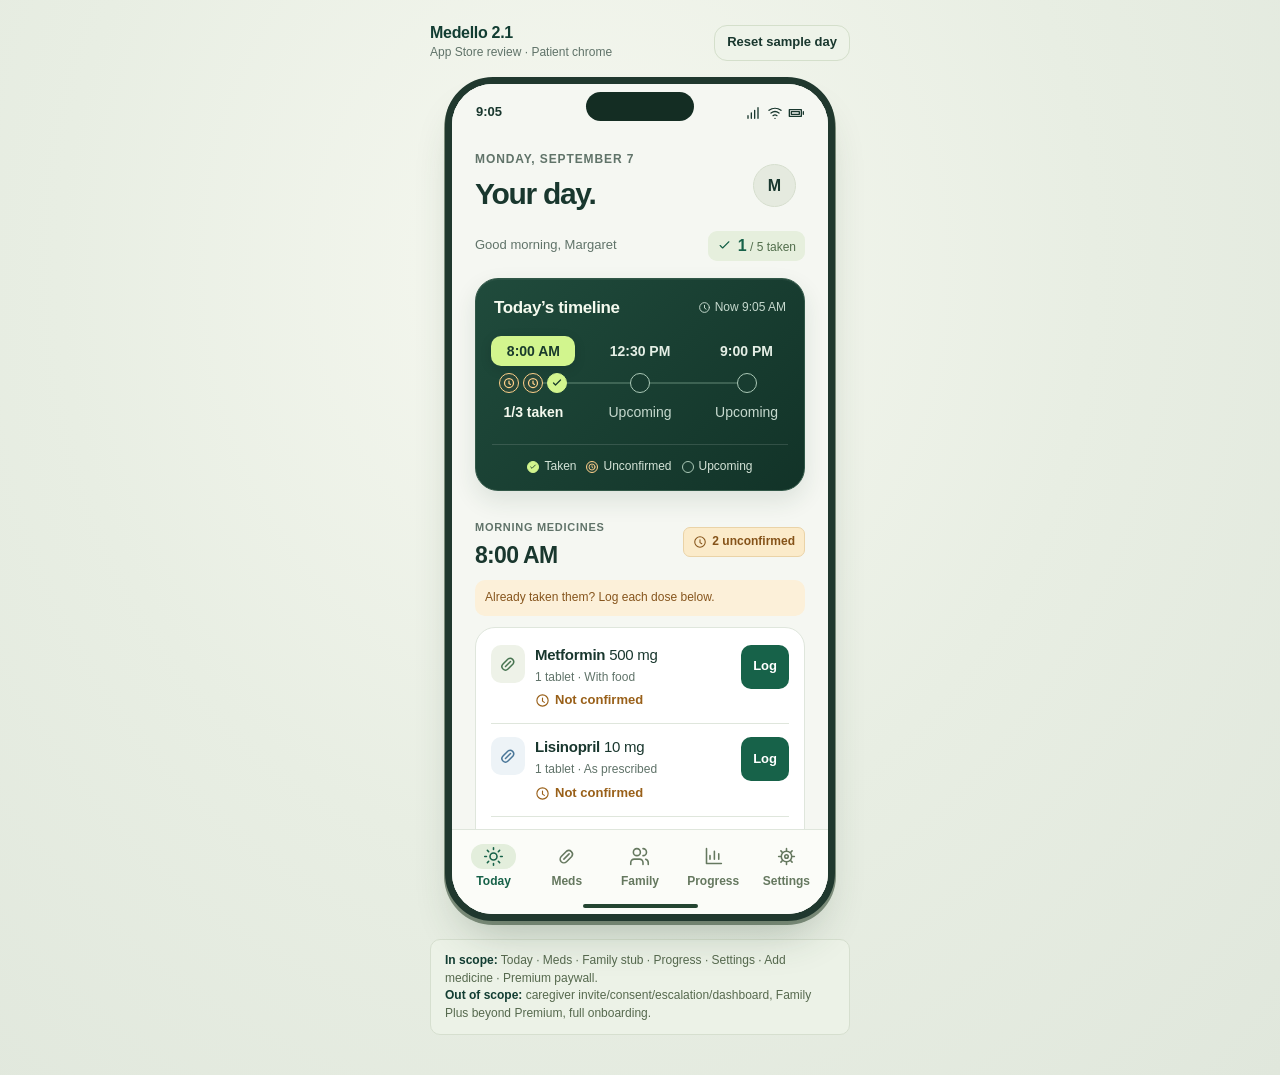
<file: index.html>
<!doctype html>
<html lang="en">
<head>
  <meta charset="utf-8">
  <meta name="viewport" content="width=device-width,initial-scale=1,viewport-fit=cover">
  <meta name="theme-color" content="#123d32">
  <title>Medello 2.1 — App Store Review Prototype</title>
  <meta name="description" content="Ship-scope interactive Medello patient prototype for App Store 2.1 review. Adapted from the Patient & Family design system.">
  <link rel="stylesheet" href="styles.css">
  <link rel="stylesheet" href="ship.css">
</head>
<body class="ship21">
  <div id="root"></div>
  <script src="app.js"></script>
</body>
</html>
</file>
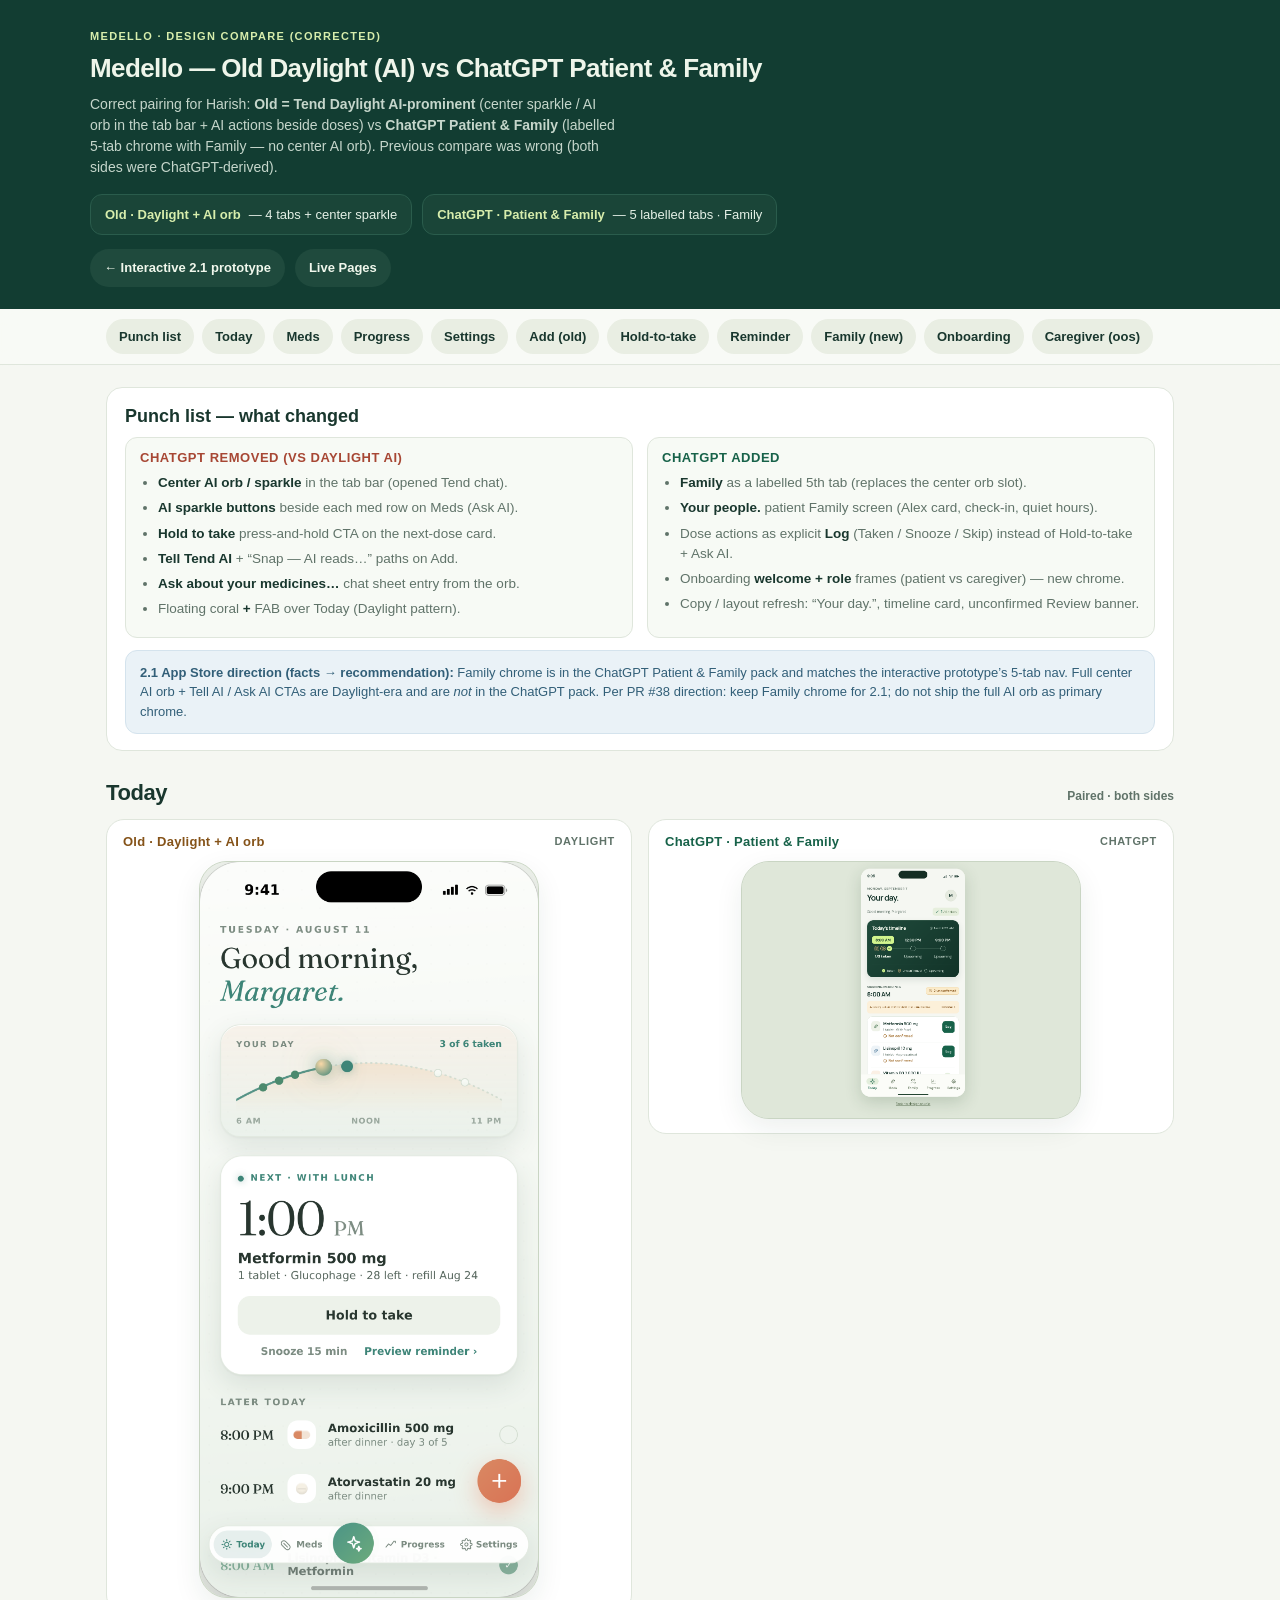
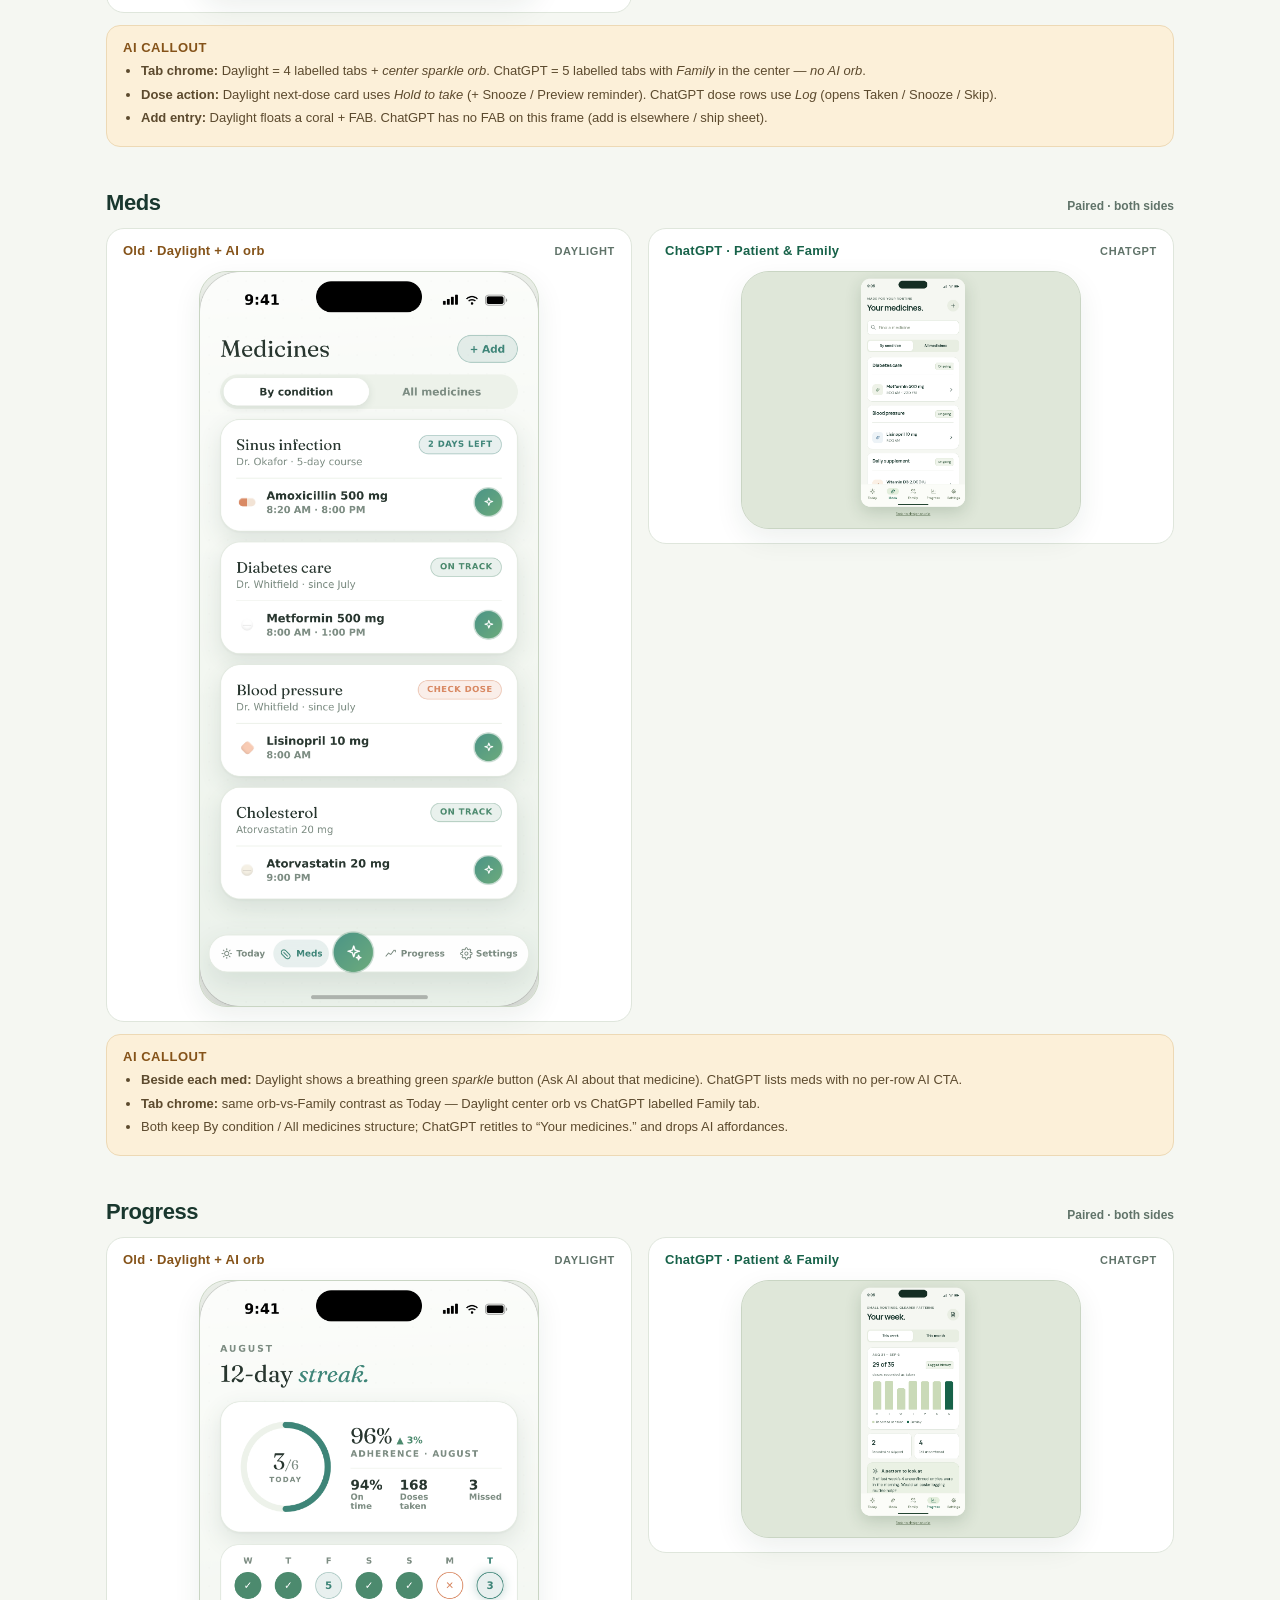
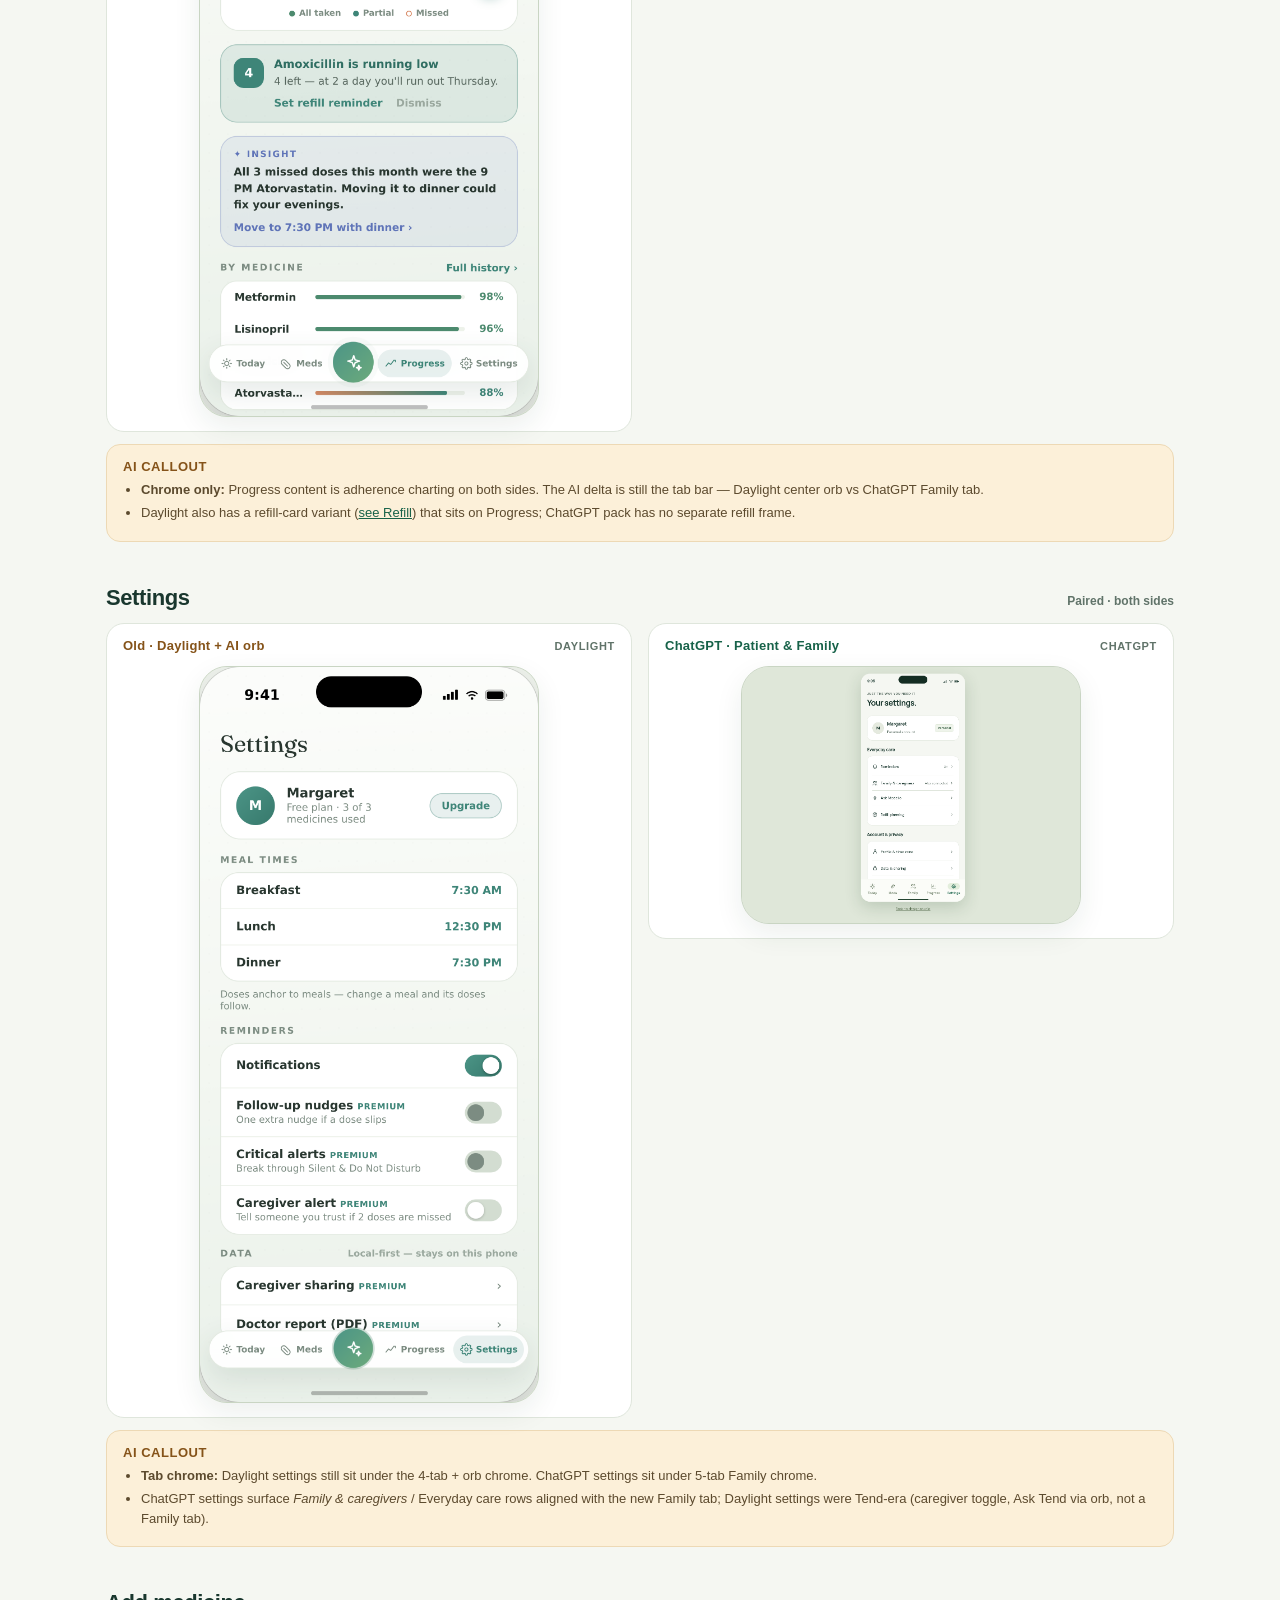
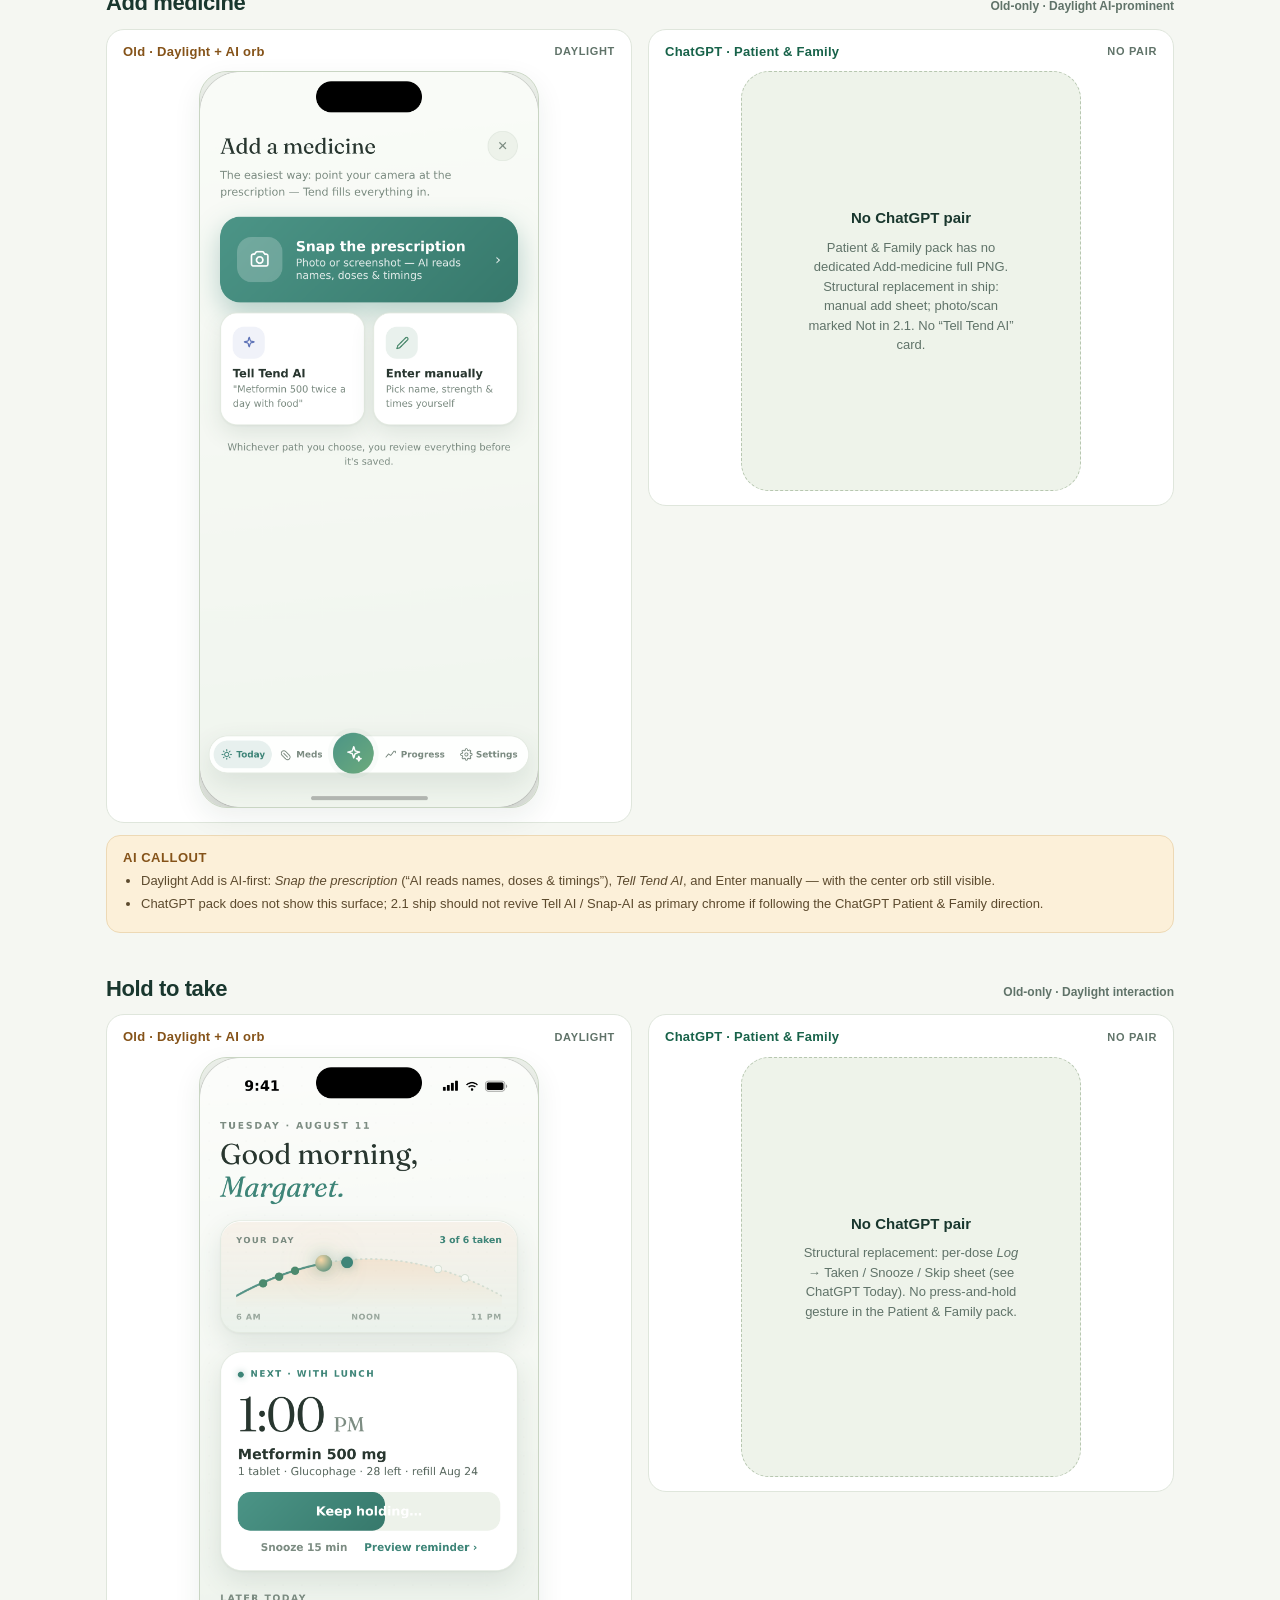
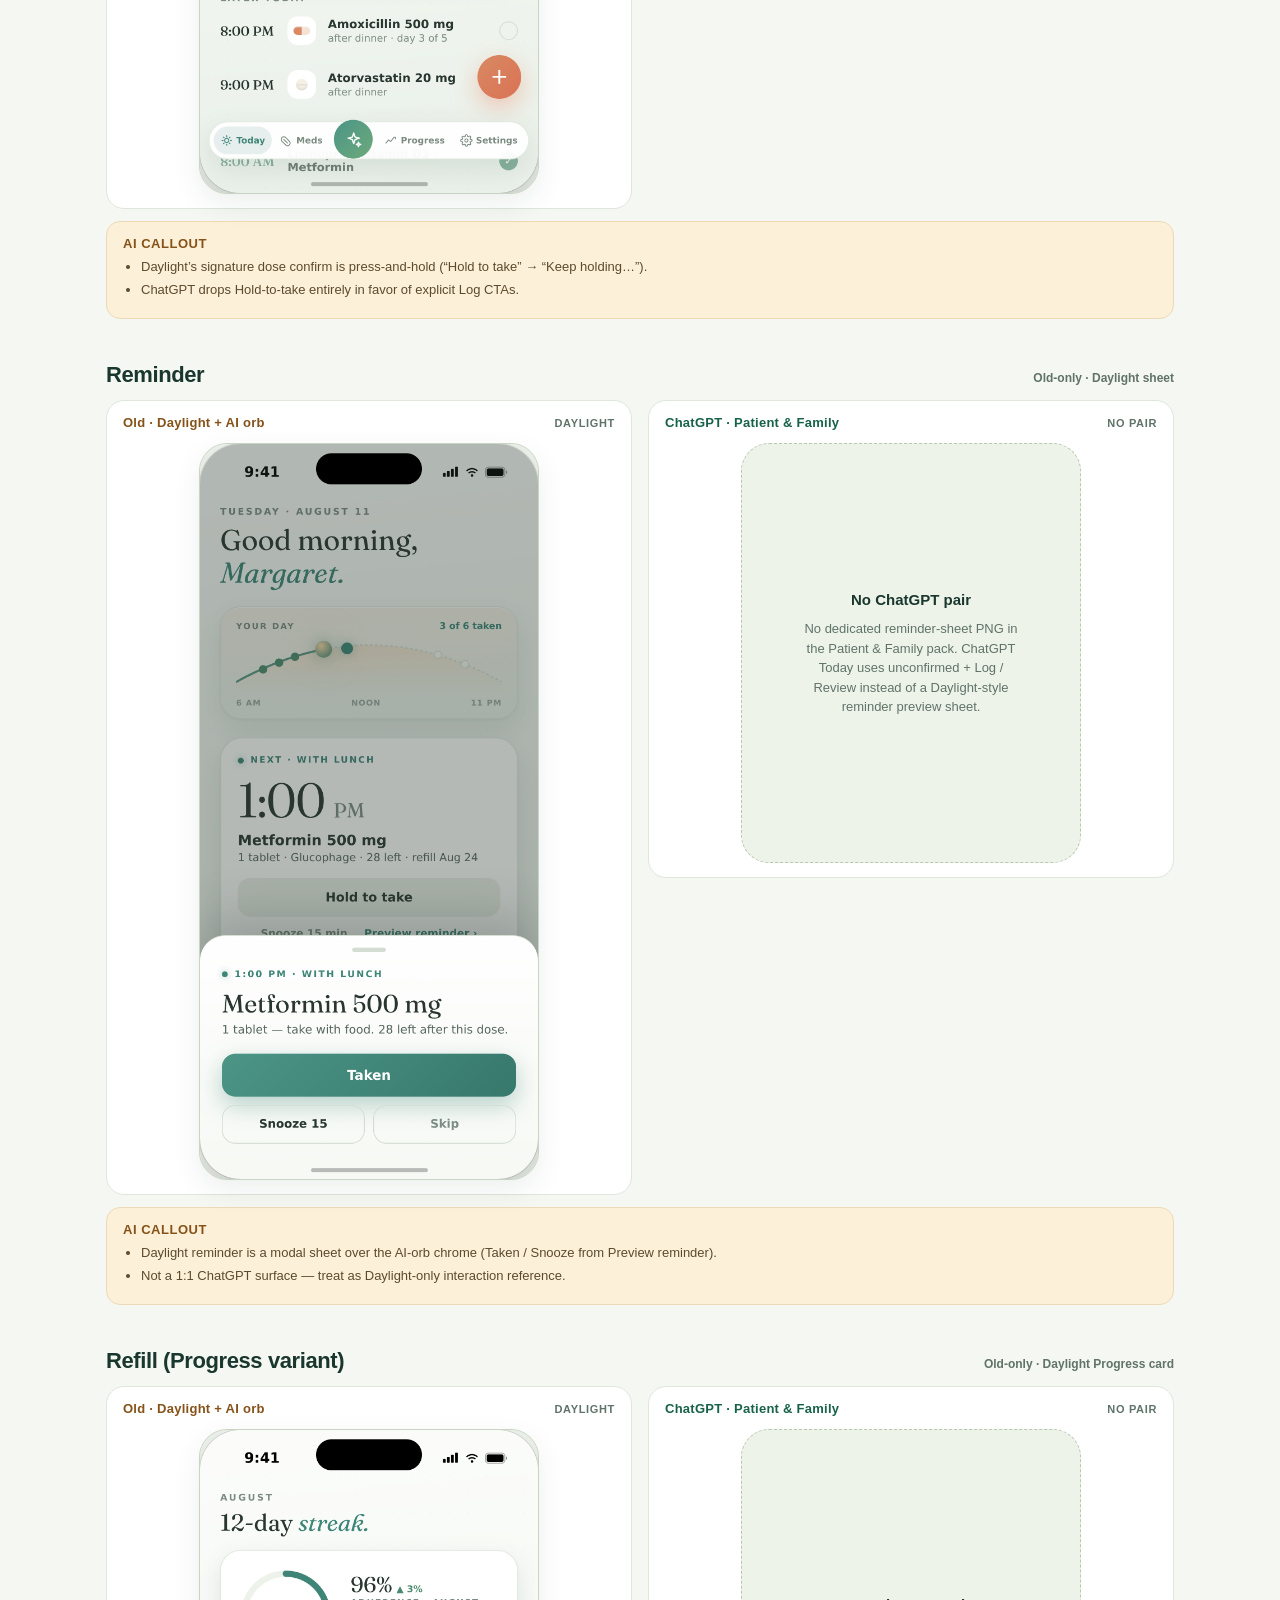
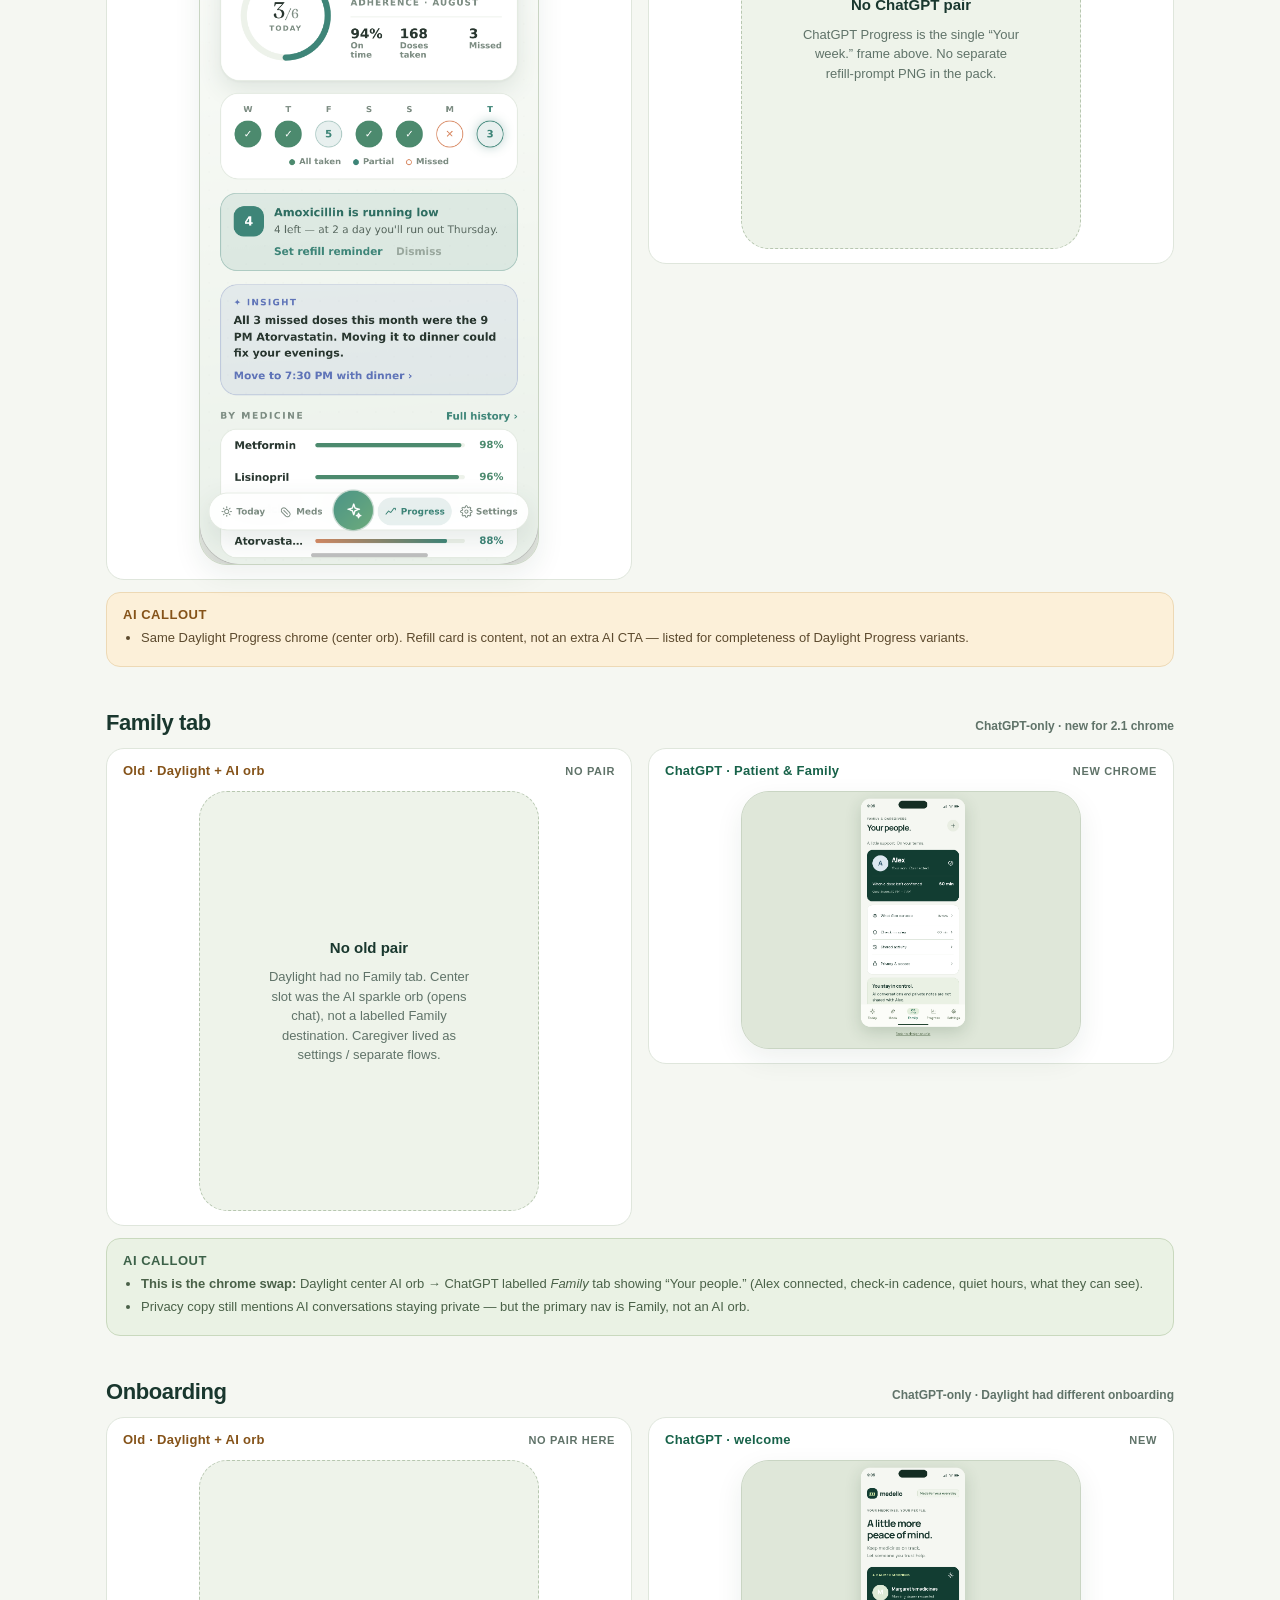
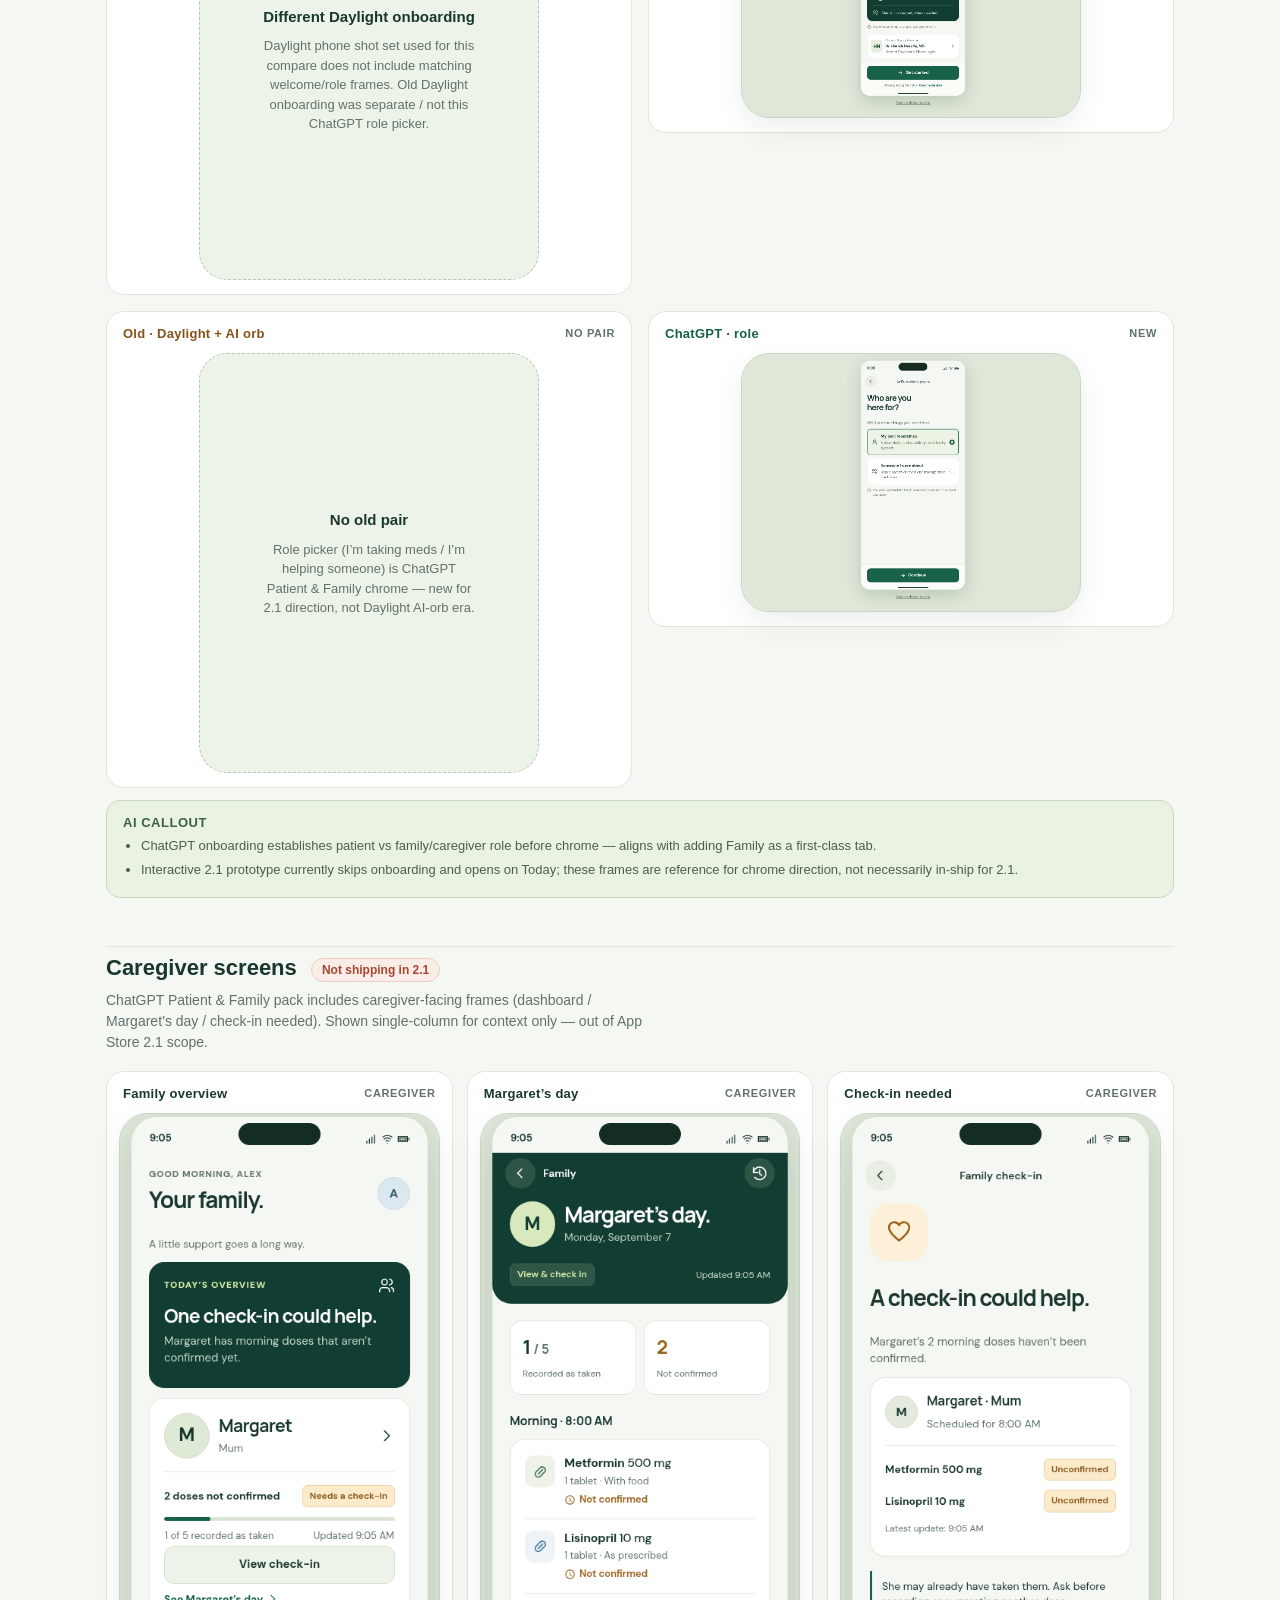
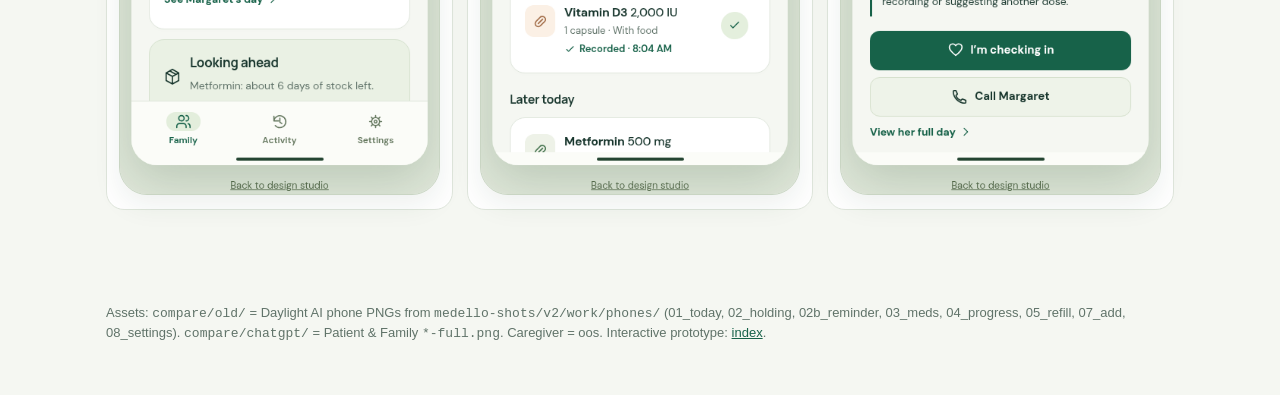
<file: compare.html>
<!doctype html>
<html lang="en">
<head>
  <meta charset="utf-8">
  <meta name="viewport" content="width=device-width,initial-scale=1,viewport-fit=cover">
  <meta name="theme-color" content="#123d32">
  <title>Medello — Old Daylight (AI) vs ChatGPT Patient &amp; Family</title>
  <meta name="description" content="Side-by-side: Tend Daylight AI-prominent design (center sparkle orb) vs ChatGPT Patient &amp; Family prototype (labelled 5-tab Family chrome).">
  <style>
    :root {
      --ink: #19372e;
      --muted: #607369;
      --deep: #123d32;
      --green: #176249;
      --lime: #d7edac;
      --bg: #f5f7f2;
      --line: #dfe6dc;
      --white: #fff;
      --amber-bg: #fcf0d9;
      --rose-bg: #faece7;
      --font: -apple-system, BlinkMacSystemFont, "Segoe UI", "DM Sans", sans-serif;
      --display: "Manrope", var(--font);
    }
    * { box-sizing: border-box; }
    body {
      margin: 0;
      font-family: var(--font);
      background: var(--bg);
      color: var(--ink);
      line-height: 1.5;
      font-size: 15px;
    }
    a { color: var(--green); }
    .top {
      background: var(--deep);
      color: #eef5ea;
      padding: 28px 20px 22px;
    }
    .top-inner { max-width: 1100px; margin: 0 auto; }
    .top .eyebrow {
      font-size: 11px;
      letter-spacing: .12em;
      text-transform: uppercase;
      color: var(--lime);
      font-weight: 700;
      margin: 0 0 8px;
    }
    .top h1 {
      margin: 0 0 10px;
      font: 750 26px/1.2 var(--display);
      letter-spacing: -.6px;
    }
    .top p { margin: 0; color: #c5d6cb; max-width: 68ch; font-size: 14px; }
    .top .links { margin-top: 14px; display: flex; flex-wrap: wrap; gap: 10px; }
    .top .links a {
      display: inline-flex;
      align-items: center;
      gap: 6px;
      background: #1f4a3d;
      color: #f0f7ec;
      text-decoration: none;
      padding: 9px 14px;
      border-radius: 999px;
      font-size: 13px;
      font-weight: 650;
    }
    .top .links a:hover { background: #265746; }
    .legend {
      display: flex;
      flex-wrap: wrap;
      gap: 10px;
      margin-top: 16px;
    }
    .legend span {
      display: inline-flex;
      align-items: center;
      gap: 8px;
      background: #1a4538;
      border: 1px solid #2a5c4c;
      border-radius: 12px;
      padding: 10px 14px;
      font-size: 13px;
      color: #e4f0e6;
    }
    .legend strong { color: var(--lime); font-weight: 750; }
    .nav-sticky {
      position: sticky;
      top: 0;
      z-index: 20;
      background: #f8faf6ee;
      backdrop-filter: blur(10px);
      border-bottom: 1px solid var(--line);
    }
    .nav-sticky-inner {
      max-width: 1100px;
      margin: 0 auto;
      padding: 10px 16px;
      display: flex;
      gap: 8px;
      overflow-x: auto;
      -webkit-overflow-scrolling: touch;
      scrollbar-width: thin;
    }
    .nav-sticky a {
      flex: 0 0 auto;
      text-decoration: none;
      color: var(--ink);
      background: #e9eee3;
      border-radius: 999px;
      padding: 8px 13px;
      font-size: 13px;
      font-weight: 650;
      white-space: nowrap;
    }
    .nav-sticky a:hover { background: #dce5d5; }
    .wrap { max-width: 1100px; margin: 0 auto; padding: 22px 16px 80px; }
    .punch {
      background: var(--white);
      border: 1px solid var(--line);
      border-radius: 16px;
      padding: 18px 18px 16px;
      margin-bottom: 28px;
      scroll-margin-top: 64px;
    }
    .punch h2 { margin: 0 0 10px; font: 750 18px var(--display); }
    .punch-grid {
      display: grid;
      grid-template-columns: 1fr 1fr;
      gap: 14px;
    }
    @media (max-width: 720px) {
      .punch-grid { grid-template-columns: 1fr; }
      .top h1 { font-size: 22px; }
    }
    .punch-col {
      background: #f7faf5;
      border: 1px solid var(--line);
      border-radius: 12px;
      padding: 12px 14px;
    }
    .punch-col h3 {
      margin: 0 0 8px;
      font: 750 13px var(--display);
      letter-spacing: .04em;
      text-transform: uppercase;
    }
    .punch-col.dropped h3 { color: #a74734; }
    .punch-col.added h3 { color: #176249; }
    .punch-col ul { margin: 0; padding-left: 18px; font-size: 13.5px; color: var(--muted); }
    .punch-col li { margin: 5px 0; }
    .punch-col li strong { color: var(--ink); }
    .note-box {
      background: #eaf2f7;
      border: 1px solid #d4e3ed;
      border-radius: 12px;
      padding: 12px 14px;
      font-size: 13px;
      color: #325f78;
      margin-top: 12px;
    }
    .screen {
      margin-bottom: 42px;
      scroll-margin-top: 64px;
    }
    .screen-head {
      display: flex;
      align-items: baseline;
      justify-content: space-between;
      gap: 12px;
      flex-wrap: wrap;
      margin-bottom: 12px;
    }
    .screen-head h2 {
      margin: 0;
      font: 750 22px/1.25 var(--display);
      letter-spacing: -.4px;
    }
    .screen-head .tag {
      font-size: 12px;
      color: var(--muted);
      font-weight: 650;
    }
    .pair {
      display: grid;
      grid-template-columns: 1fr 1fr;
      gap: 16px;
      align-items: start;
    }
    @media (max-width: 720px) {
      .pair { grid-template-columns: 1fr; }
    }
    .col {
      background: var(--white);
      border: 1px solid var(--line);
      border-radius: 18px;
      padding: 12px 12px 14px;
      min-width: 0;
    }
    .col-label {
      display: flex;
      align-items: center;
      justify-content: space-between;
      gap: 8px;
      margin-bottom: 10px;
      padding: 0 4px;
    }
    .col-label strong {
      font-size: 13px;
      letter-spacing: .02em;
    }
    .col-label span {
      font-size: 11px;
      color: var(--muted);
      font-weight: 650;
      text-transform: uppercase;
      letter-spacing: .06em;
    }
    .col.old-side .col-label strong { color: #855319; }
    .col.new-side .col-label strong { color: #176249; }
    .phone-frame {
      display: block;
      width: 100%;
      max-width: 340px;
      margin: 0 auto;
      border-radius: 28px;
      overflow: hidden;
      border: 1px solid #c9d5c3;
      background: #e8eee3;
      box-shadow: 0 10px 28px #1e3a2814;
    }
    .phone-frame img {
      display: block;
      width: 100%;
      height: auto;
      vertical-align: top;
    }
    .placeholder {
      max-width: 340px;
      margin: 0 auto;
      min-height: 420px;
      border-radius: 28px;
      border: 1px dashed #b7c7b0;
      background: #eef3ea;
      display: flex;
      flex-direction: column;
      align-items: center;
      justify-content: center;
      text-align: center;
      padding: 28px 22px;
      color: var(--muted);
      gap: 8px;
    }
    .placeholder strong { color: var(--ink); font-size: 15px; }
    .placeholder p { margin: 0; font-size: 13px; max-width: 30ch; }
    .ai-callout {
      margin-top: 12px;
      background: var(--amber-bg);
      border: 1px solid #edd9b5;
      border-radius: 14px;
      padding: 14px 16px;
    }
    .ai-callout h3 {
      margin: 0 0 6px;
      font: 750 13px var(--display);
      letter-spacing: .04em;
      text-transform: uppercase;
      color: #855319;
    }
    .ai-callout ul { margin: 0; padding-left: 18px; font-size: 13px; color: #5c4a2e; }
    .ai-callout li { margin: 4px 0; }
    .ai-callout.newish {
      background: #eaf2e4;
      border-color: #c9d9be;
    }
    .ai-callout.newish h3 { color: #3c6148; }
    .ai-callout.newish ul { color: #4a6148; }
    .section-block {
      margin-top: 48px;
      padding-top: 8px;
      border-top: 1px solid var(--line);
      scroll-margin-top: 64px;
    }
    .section-block h2 {
      font: 750 22px var(--display);
      margin: 0 0 8px;
    }
    .section-block > p { color: var(--muted); font-size: 14px; margin: 0 0 18px; max-width: 70ch; }
    .badge-oos {
      display: inline-block;
      background: var(--rose-bg);
      color: #a74734;
      border: 1px solid #edcec3;
      border-radius: 999px;
      padding: 4px 10px;
      font-size: 12px;
      font-weight: 700;
      margin-left: 8px;
      vertical-align: middle;
    }
    .grid3 {
      display: grid;
      grid-template-columns: repeat(3, 1fr);
      gap: 14px;
    }
    @media (max-width: 900px) {
      .grid3 { grid-template-columns: 1fr 1fr; }
    }
    @media (max-width: 560px) {
      .grid3 { grid-template-columns: 1fr; }
    }
    footer.page-foot {
      max-width: 1100px;
      margin: 0 auto;
      padding: 0 16px 40px;
      color: var(--muted);
      font-size: 13px;
    }
  </style>
</head>
<body>
  <header class="top">
    <div class="top-inner">
      <p class="eyebrow">Medello · Design compare (corrected)</p>
      <h1>Medello — Old Daylight (AI) vs ChatGPT Patient &amp; Family</h1>
      <p>
        Correct pairing for Harish: <strong>Old = Tend Daylight AI-prominent</strong>
        (center sparkle / AI orb in the tab bar + AI actions beside doses)
        vs <strong>ChatGPT Patient &amp; Family</strong>
        (labelled 5-tab chrome with Family — no center AI orb).
        Previous compare was wrong (both sides were ChatGPT-derived).
      </p>
      <div class="legend">
        <span><strong>Old · Daylight + AI orb</strong> — 4 tabs + center sparkle</span>
        <span><strong>ChatGPT · Patient &amp; Family</strong> — 5 labelled tabs · Family</span>
      </div>
      <div class="links">
        <a href="./">← Interactive 2.1 prototype</a>
        <a href="https://drharish14-tech.github.io/medello-2.1-prototype/">Live Pages</a>
      </div>
    </div>
  </header>

  <nav class="nav-sticky" aria-label="Screens">
    <div class="nav-sticky-inner">
      <a href="#punch">Punch list</a>
      <a href="#today">Today</a>
      <a href="#meds">Meds</a>
      <a href="#progress">Progress</a>
      <a href="#settings">Settings</a>
      <a href="#add">Add (old)</a>
      <a href="#holding">Hold-to-take</a>
      <a href="#reminder">Reminder</a>
      <a href="#family">Family (new)</a>
      <a href="#onboarding">Onboarding</a>
      <a href="#caregiver">Caregiver (oos)</a>
    </div>
  </nav>

  <main class="wrap">
    <section class="punch" id="punch">
      <h2>Punch list — what changed</h2>
      <div class="punch-grid">
        <div class="punch-col dropped">
          <h3>ChatGPT removed (vs Daylight AI)</h3>
          <ul>
            <li><strong>Center AI orb / sparkle</strong> in the tab bar (opened Tend chat).</li>
            <li><strong>AI sparkle buttons</strong> beside each med row on Meds (Ask AI).</li>
            <li><strong>Hold to take</strong> press-and-hold CTA on the next-dose card.</li>
            <li><strong>Tell Tend AI</strong> + “Snap — AI reads…” paths on Add.</li>
            <li><strong>Ask about your medicines…</strong> chat sheet entry from the orb.</li>
            <li>Floating coral <strong>+</strong> FAB over Today (Daylight pattern).</li>
          </ul>
        </div>
        <div class="punch-col added">
          <h3>ChatGPT added</h3>
          <ul>
            <li><strong>Family</strong> as a labelled 5th tab (replaces the center orb slot).</li>
            <li><strong>Your people.</strong> patient Family screen (Alex card, check-in, quiet hours).</li>
            <li>Dose actions as explicit <strong>Log</strong> (Taken / Snooze / Skip) instead of Hold-to-take + Ask AI.</li>
            <li>Onboarding <strong>welcome + role</strong> frames (patient vs caregiver) — new chrome.</li>
            <li>Copy / layout refresh: “Your day.”, timeline card, unconfirmed Review banner.</li>
          </ul>
        </div>
      </div>
      <div class="note-box">
        <strong>2.1 App Store direction (facts → recommendation):</strong>
        Family chrome is in the ChatGPT Patient &amp; Family pack and matches the interactive prototype’s 5-tab nav.
        Full center AI orb + Tell AI / Ask AI CTAs are Daylight-era and are <em>not</em> in the ChatGPT pack.
        Per PR #38 direction: keep Family chrome for 2.1; do not ship the full AI orb as primary chrome.
      </div>
    </section>

    <!-- TODAY -->
    <article class="screen" id="today">
      <div class="screen-head">
        <h2>Today</h2>
        <span class="tag">Paired · both sides</span>
      </div>
      <div class="pair">
        <div class="col old-side">
          <div class="col-label"><strong>Old · Daylight + AI orb</strong><span>Daylight</span></div>
          <div class="phone-frame"><img src="compare/old/today.png" alt="Daylight Today — AI orb, Hold to take" width="390" height="844" loading="lazy"></div>
        </div>
        <div class="col new-side">
          <div class="col-label"><strong>ChatGPT · Patient &amp; Family</strong><span>ChatGPT</span></div>
          <div class="phone-frame"><img src="compare/chatgpt/today.png" alt="ChatGPT Today — Family tab, Log" width="390" height="844" loading="lazy"></div>
        </div>
      </div>
      <div class="ai-callout">
        <h3>AI callout</h3>
        <ul>
          <li><strong>Tab chrome:</strong> Daylight = 4 labelled tabs + <em>center sparkle orb</em>. ChatGPT = 5 labelled tabs with <em>Family</em> in the center — <em>no AI orb</em>.</li>
          <li><strong>Dose action:</strong> Daylight next-dose card uses <em>Hold to take</em> (+ Snooze / Preview reminder). ChatGPT dose rows use <em>Log</em> (opens Taken / Snooze / Skip).</li>
          <li><strong>Add entry:</strong> Daylight floats a coral <em>+</em> FAB. ChatGPT has no FAB on this frame (add is elsewhere / ship sheet).</li>
        </ul>
      </div>
    </article>

    <!-- MEDS -->
    <article class="screen" id="meds">
      <div class="screen-head">
        <h2>Meds</h2>
        <span class="tag">Paired · both sides</span>
      </div>
      <div class="pair">
        <div class="col old-side">
          <div class="col-label"><strong>Old · Daylight + AI orb</strong><span>Daylight</span></div>
          <div class="phone-frame"><img src="compare/old/meds.png" alt="Daylight Meds — Ask AI sparkles beside rows" width="390" height="844" loading="lazy"></div>
        </div>
        <div class="col new-side">
          <div class="col-label"><strong>ChatGPT · Patient &amp; Family</strong><span>ChatGPT</span></div>
          <div class="phone-frame"><img src="compare/chatgpt/meds.png" alt="ChatGPT Meds — no AI sparkles" width="390" height="844" loading="lazy"></div>
        </div>
      </div>
      <div class="ai-callout">
        <h3>AI callout</h3>
        <ul>
          <li><strong>Beside each med:</strong> Daylight shows a breathing green <em>sparkle</em> button (Ask AI about that medicine). ChatGPT lists meds with no per-row AI CTA.</li>
          <li><strong>Tab chrome:</strong> same orb-vs-Family contrast as Today — Daylight center orb vs ChatGPT labelled Family tab.</li>
          <li>Both keep By condition / All medicines structure; ChatGPT retitles to “Your medicines.” and drops AI affordances.</li>
        </ul>
      </div>
    </article>

    <!-- PROGRESS -->
    <article class="screen" id="progress">
      <div class="screen-head">
        <h2>Progress</h2>
        <span class="tag">Paired · both sides</span>
      </div>
      <div class="pair">
        <div class="col old-side">
          <div class="col-label"><strong>Old · Daylight + AI orb</strong><span>Daylight</span></div>
          <div class="phone-frame"><img src="compare/old/progress.png" alt="Daylight Progress with AI orb" width="390" height="844" loading="lazy"></div>
        </div>
        <div class="col new-side">
          <div class="col-label"><strong>ChatGPT · Patient &amp; Family</strong><span>ChatGPT</span></div>
          <div class="phone-frame"><img src="compare/chatgpt/progress.png" alt="ChatGPT Progress with Family tab" width="390" height="844" loading="lazy"></div>
        </div>
      </div>
      <div class="ai-callout">
        <h3>AI callout</h3>
        <ul>
          <li><strong>Chrome only:</strong> Progress content is adherence charting on both sides. The AI delta is still the tab bar — Daylight center orb vs ChatGPT Family tab.</li>
          <li>Daylight also has a refill-card variant (<a href="#refill">see Refill</a>) that sits on Progress; ChatGPT pack has no separate refill frame.</li>
        </ul>
      </div>
    </article>

    <!-- SETTINGS -->
    <article class="screen" id="settings">
      <div class="screen-head">
        <h2>Settings</h2>
        <span class="tag">Paired · both sides</span>
      </div>
      <div class="pair">
        <div class="col old-side">
          <div class="col-label"><strong>Old · Daylight + AI orb</strong><span>Daylight</span></div>
          <div class="phone-frame"><img src="compare/old/settings.png" alt="Daylight Settings with AI orb" width="390" height="844" loading="lazy"></div>
        </div>
        <div class="col new-side">
          <div class="col-label"><strong>ChatGPT · Patient &amp; Family</strong><span>ChatGPT</span></div>
          <div class="phone-frame"><img src="compare/chatgpt/settings.png" alt="ChatGPT Settings with Family tab" width="390" height="844" loading="lazy"></div>
        </div>
      </div>
      <div class="ai-callout">
        <h3>AI callout</h3>
        <ul>
          <li><strong>Tab chrome:</strong> Daylight settings still sit under the 4-tab + orb chrome. ChatGPT settings sit under 5-tab Family chrome.</li>
          <li>ChatGPT settings surface <em>Family &amp; caregivers</em> / Everyday care rows aligned with the new Family tab; Daylight settings were Tend-era (caregiver toggle, Ask Tend via orb, not a Family tab).</li>
        </ul>
      </div>
    </article>

    <!-- OLD-ONLY: ADD -->
    <article class="screen" id="add">
      <div class="screen-head">
        <h2>Add medicine</h2>
        <span class="tag">Old-only · Daylight AI-prominent</span>
      </div>
      <div class="pair">
        <div class="col old-side">
          <div class="col-label"><strong>Old · Daylight + AI orb</strong><span>Daylight</span></div>
          <div class="phone-frame"><img src="compare/old/add.png" alt="Daylight Add — Snap / Tell Tend AI / Manual" width="390" height="844" loading="lazy"></div>
        </div>
        <div class="col new-side">
          <div class="col-label"><strong>ChatGPT · Patient &amp; Family</strong><span>No pair</span></div>
          <div class="placeholder">
            <strong>No ChatGPT pair</strong>
            <p>Patient &amp; Family pack has no dedicated Add-medicine full PNG. Structural replacement in ship: manual add sheet; photo/scan marked Not in 2.1. No “Tell Tend AI” card.</p>
          </div>
        </div>
      </div>
      <div class="ai-callout">
        <h3>AI callout</h3>
        <ul>
          <li>Daylight Add is AI-first: <em>Snap the prescription</em> (“AI reads names, doses &amp; timings”), <em>Tell Tend AI</em>, and Enter manually — with the center orb still visible.</li>
          <li>ChatGPT pack does not show this surface; 2.1 ship should not revive Tell AI / Snap-AI as primary chrome if following the ChatGPT Patient &amp; Family direction.</li>
        </ul>
      </div>
    </article>

    <!-- OLD-ONLY: HOLDING -->
    <article class="screen" id="holding">
      <div class="screen-head">
        <h2>Hold to take</h2>
        <span class="tag">Old-only · Daylight interaction</span>
      </div>
      <div class="pair">
        <div class="col old-side">
          <div class="col-label"><strong>Old · Daylight + AI orb</strong><span>Daylight</span></div>
          <div class="phone-frame"><img src="compare/old/holding.png" alt="Daylight Hold to take in progress" width="390" height="844" loading="lazy"></div>
        </div>
        <div class="col new-side">
          <div class="col-label"><strong>ChatGPT · Patient &amp; Family</strong><span>No pair</span></div>
          <div class="placeholder">
            <strong>No ChatGPT pair</strong>
            <p>Structural replacement: per-dose <em>Log</em> → Taken / Snooze / Skip sheet (see ChatGPT Today). No press-and-hold gesture in the Patient &amp; Family pack.</p>
          </div>
        </div>
      </div>
      <div class="ai-callout">
        <h3>AI callout</h3>
        <ul>
          <li>Daylight’s signature dose confirm is press-and-hold (“Hold to take” → “Keep holding…”).</li>
          <li>ChatGPT drops Hold-to-take entirely in favor of explicit Log CTAs.</li>
        </ul>
      </div>
    </article>

    <!-- OLD-ONLY: REMINDER -->
    <article class="screen" id="reminder">
      <div class="screen-head">
        <h2>Reminder</h2>
        <span class="tag">Old-only · Daylight sheet</span>
      </div>
      <div class="pair">
        <div class="col old-side">
          <div class="col-label"><strong>Old · Daylight + AI orb</strong><span>Daylight</span></div>
          <div class="phone-frame"><img src="compare/old/reminder.png" alt="Daylight reminder sheet" width="390" height="844" loading="lazy"></div>
        </div>
        <div class="col new-side">
          <div class="col-label"><strong>ChatGPT · Patient &amp; Family</strong><span>No pair</span></div>
          <div class="placeholder">
            <strong>No ChatGPT pair</strong>
            <p>No dedicated reminder-sheet PNG in the Patient &amp; Family pack. ChatGPT Today uses unconfirmed + Log / Review instead of a Daylight-style reminder preview sheet.</p>
          </div>
        </div>
      </div>
      <div class="ai-callout">
        <h3>AI callout</h3>
        <ul>
          <li>Daylight reminder is a modal sheet over the AI-orb chrome (Taken / Snooze from Preview reminder).</li>
          <li>Not a 1:1 ChatGPT surface — treat as Daylight-only interaction reference.</li>
        </ul>
      </div>
    </article>

    <!-- OLD-ONLY: REFILL (progress variant) -->
    <article class="screen" id="refill">
      <div class="screen-head">
        <h2>Refill (Progress variant)</h2>
        <span class="tag">Old-only · Daylight Progress card</span>
      </div>
      <div class="pair">
        <div class="col old-side">
          <div class="col-label"><strong>Old · Daylight + AI orb</strong><span>Daylight</span></div>
          <div class="phone-frame"><img src="compare/old/refill.png" alt="Daylight Progress with refill card" width="390" height="844" loading="lazy"></div>
        </div>
        <div class="col new-side">
          <div class="col-label"><strong>ChatGPT · Patient &amp; Family</strong><span>No pair</span></div>
          <div class="placeholder">
            <strong>No ChatGPT pair</strong>
            <p>ChatGPT Progress is the single “Your week.” frame above. No separate refill-prompt PNG in the pack.</p>
          </div>
        </div>
      </div>
      <div class="ai-callout">
        <h3>AI callout</h3>
        <ul>
          <li>Same Daylight Progress chrome (center orb). Refill card is content, not an extra AI CTA — listed for completeness of Daylight Progress variants.</li>
        </ul>
      </div>
    </article>

    <!-- CHATGPT-ONLY: FAMILY -->
    <article class="screen" id="family">
      <div class="screen-head">
        <h2>Family tab</h2>
        <span class="tag">ChatGPT-only · new for 2.1 chrome</span>
      </div>
      <div class="pair">
        <div class="col old-side">
          <div class="col-label"><strong>Old · Daylight + AI orb</strong><span>No pair</span></div>
          <div class="placeholder">
            <strong>No old pair</strong>
            <p>Daylight had no Family tab. Center slot was the AI sparkle orb (opens chat), not a labelled Family destination. Caregiver lived as settings / separate flows.</p>
          </div>
        </div>
        <div class="col new-side">
          <div class="col-label"><strong>ChatGPT · Patient &amp; Family</strong><span>New chrome</span></div>
          <div class="phone-frame"><img src="compare/chatgpt/family.png" alt="ChatGPT Family — Your people" width="390" height="844" loading="lazy"></div>
        </div>
      </div>
      <div class="ai-callout newish">
        <h3>AI callout</h3>
        <ul>
          <li><strong>This is the chrome swap:</strong> Daylight center AI orb → ChatGPT labelled <em>Family</em> tab showing “Your people.” (Alex connected, check-in cadence, quiet hours, what they can see).</li>
          <li>Privacy copy still mentions AI conversations staying private — but the primary nav is Family, not an AI orb.</li>
        </ul>
      </div>
    </article>

    <!-- CHATGPT-ONLY: ONBOARDING -->
    <article class="screen" id="onboarding">
      <div class="screen-head">
        <h2>Onboarding</h2>
        <span class="tag">ChatGPT-only · Daylight had different onboarding</span>
      </div>
      <div class="pair">
        <div class="col old-side">
          <div class="col-label"><strong>Old · Daylight + AI orb</strong><span>No pair here</span></div>
          <div class="placeholder">
            <strong>Different Daylight onboarding</strong>
            <p>Daylight phone shot set used for this compare does not include matching welcome/role frames. Old Daylight onboarding was separate / not this ChatGPT role picker.</p>
          </div>
        </div>
        <div class="col new-side">
          <div class="col-label"><strong>ChatGPT · welcome</strong><span>New</span></div>
          <div class="phone-frame"><img src="compare/chatgpt/onboarding-welcome.png" alt="ChatGPT onboarding welcome" width="390" height="844" loading="lazy"></div>
        </div>
      </div>
      <div class="pair" style="margin-top:16px">
        <div class="col old-side">
          <div class="col-label"><strong>Old · Daylight + AI orb</strong><span>No pair</span></div>
          <div class="placeholder">
            <strong>No old pair</strong>
            <p>Role picker (I’m taking meds / I’m helping someone) is ChatGPT Patient &amp; Family chrome — new for 2.1 direction, not Daylight AI-orb era.</p>
          </div>
        </div>
        <div class="col new-side">
          <div class="col-label"><strong>ChatGPT · role</strong><span>New</span></div>
          <div class="phone-frame"><img src="compare/chatgpt/onboarding-role.png" alt="ChatGPT onboarding role" width="390" height="844" loading="lazy"></div>
        </div>
      </div>
      <div class="ai-callout newish">
        <h3>AI callout</h3>
        <ul>
          <li>ChatGPT onboarding establishes patient vs family/caregiver role before chrome — aligns with adding Family as a first-class tab.</li>
          <li>Interactive 2.1 prototype currently skips onboarding and opens on Today; these frames are reference for chrome direction, not necessarily in-ship for 2.1.</li>
        </ul>
      </div>
    </article>

    <!-- CAREGIVER OOS -->
    <section class="section-block" id="caregiver">
      <h2>Caregiver screens <span class="badge-oos">Not shipping in 2.1</span></h2>
      <p>
        ChatGPT Patient &amp; Family pack includes caregiver-facing frames (dashboard / Margaret’s day / check-in needed).
        Shown single-column for context only — out of App Store 2.1 scope.
      </p>
      <div class="grid3">
        <div class="col">
          <div class="col-label"><strong>Family overview</strong><span>Caregiver</span></div>
          <div class="phone-frame"><img src="compare/caregiver/family-overview.png" alt="Caregiver family overview" width="390" height="844" loading="lazy"></div>
        </div>
        <div class="col">
          <div class="col-label"><strong>Margaret’s day</strong><span>Caregiver</span></div>
          <div class="phone-frame"><img src="compare/caregiver/margarets-day.png" alt="Caregiver Margaret day" width="390" height="844" loading="lazy"></div>
        </div>
        <div class="col">
          <div class="col-label"><strong>Check-in needed</strong><span>Caregiver</span></div>
          <div class="phone-frame"><img src="compare/caregiver/checkin-needed.png" alt="Caregiver check-in needed" width="390" height="844" loading="lazy"></div>
        </div>
      </div>
    </section>
  </main>

  <footer class="page-foot">
    <p>
      Assets: <code>compare/old/</code> = Daylight AI phone PNGs from
      <code>medello-shots/v2/work/phones/</code>
      (01_today, 02_holding, 02b_reminder, 03_meds, 04_progress, 05_refill, 07_add, 08_settings).
      <code>compare/chatgpt/</code> = Patient &amp; Family <code>*-full.png</code>.
      Caregiver = oos. Interactive prototype: <a href="./">index</a>.
    </p>
  </footer>
</body>
</html>
</file>
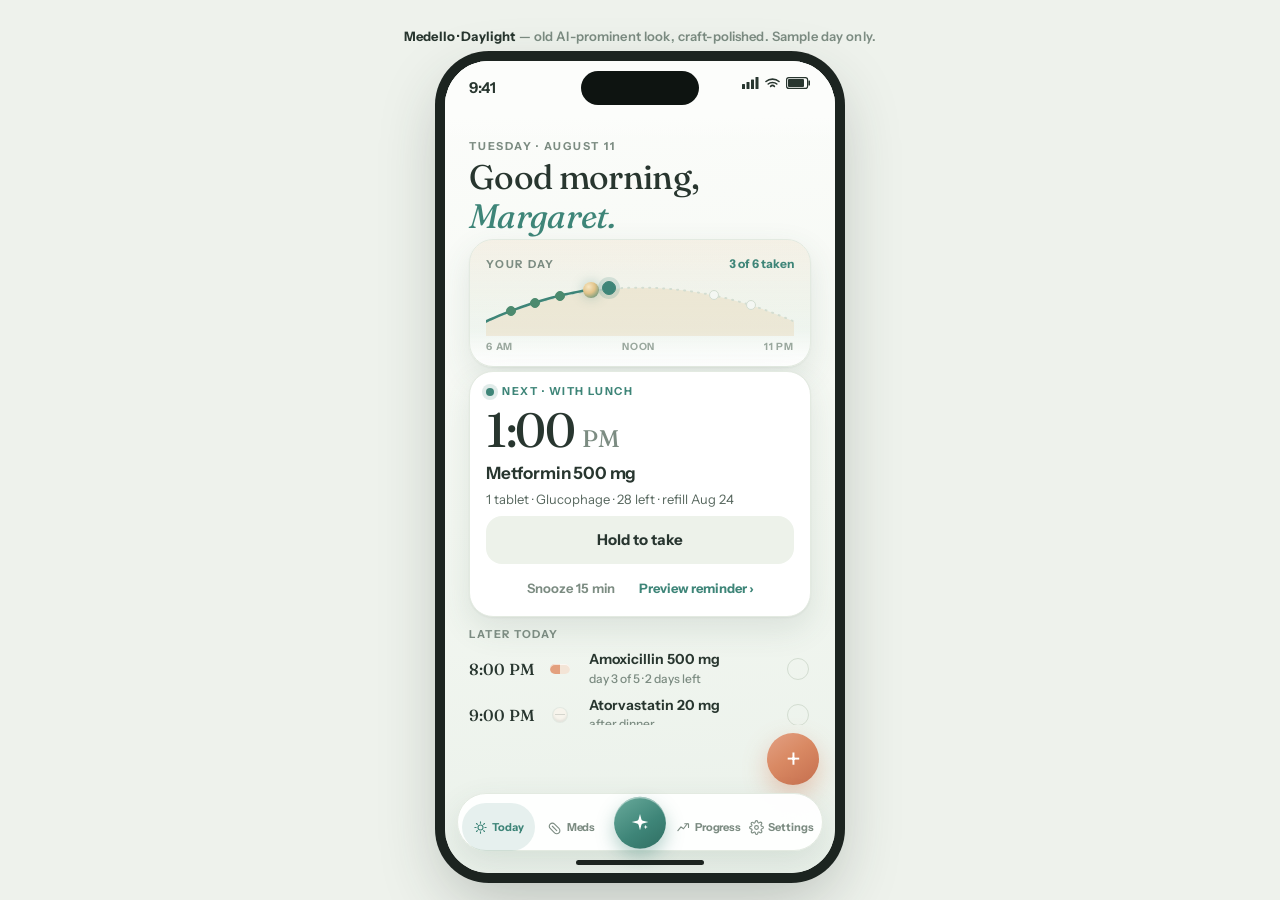
<file: daylight.html>
<!doctype html>
<html lang="en">
<head>
  <meta charset="utf-8">
  <meta name="viewport" content="width=device-width, initial-scale=1, viewport-fit=cover">
  <meta name="theme-color" content="#EAF1EA">
  <title>Medello · Daylight</title>
  <meta name="description" content="Medello Daylight prototype — center AI orb, Hold to take, sparkles on each medicine. Not the Patient & Family 5-tab.">
  <link rel="preconnect" href="https://fonts.googleapis.com">
  <link rel="preconnect" href="https://fonts.gstatic.com" crossorigin>
  <link href="https://fonts.googleapis.com/css2?family=Fraunces:ital,opsz,wght@0,9..144,400;0,9..144,500;1,9..144,400&family=Instrument+Sans:wght@400;500;600;700&display=swap" rel="stylesheet">
  <link rel="stylesheet" href="daylight.css">
</head>
<body>
  <div class="stage">
    <p class="stage-note"><strong>Medello · Daylight</strong> — old AI-prominent look, craft-polished. Sample day only.</p>
    <div class="phone" id="phone">
      <div class="island" aria-hidden="true"></div>
      <div class="statusbar" aria-hidden="true">
        <span>9:41</span>
        <span class="status-icons">
          <svg width="17" height="12" viewBox="0 0 17 12" fill="#28362F"><rect x="0" y="7" width="3" height="5" rx="0.6"/><rect x="4.5" y="5" width="3" height="7" rx="0.6"/><rect x="9" y="2.5" width="3" height="9.5" rx="0.6"/><rect x="13.5" y="0" width="3" height="12" rx="0.6"/></svg>
          <svg width="15" height="12" viewBox="0 0 15 12" fill="none" stroke="#28362F" stroke-width="1.6" stroke-linecap="round"><path d="M1 4.5c3.5-3.2 9.5-3.2 13 0"/><path d="M3.2 7c2.2-2 6.4-2 8.6 0"/><path d="M5.6 9.4c1-1 2.8-1 3.8 0"/></svg>
          <svg width="25" height="12" viewBox="0 0 25 12"><rect x="0.6" y="0.6" width="21" height="10.8" rx="2.2" fill="none" stroke="#28362F" stroke-width="1.2"/><rect x="2" y="2" width="16" height="8" rx="1" fill="#28362F"/><rect x="22.4" y="3.6" width="1.6" height="4.8" rx="0.5" fill="#28362F"/></svg>
        </span>
      </div>
      <main class="screen" id="screen"></main>
      <button class="fab" id="fab" type="button" data-act="add" aria-label="Add a medicine">+</button>
      <nav class="tabbar" aria-label="Primary">
        <button class="tab" type="button" data-act="tab" data-arg="today" id="tab-today"><svg width="15" height="15" viewBox="0 0 24 24" fill="none" stroke="currentColor" stroke-width="1.8" stroke-linecap="round"><circle cx="12" cy="12" r="4"/><path d="M12 3v2M12 19v2M3 12h2M19 12h2M5.6 5.6l1.4 1.4M17 17l1.4 1.4M18.4 5.6L17 7M7 17l-1.4 1.4"/></svg><span>Today</span></button>
        <button class="tab" type="button" data-act="tab" data-arg="meds" id="tab-meds"><svg width="15" height="15" viewBox="0 0 24 24" fill="none" stroke="currentColor" stroke-width="1.8" stroke-linecap="round" stroke-linejoin="round"><path d="M10.5 20.5 3.5 13.5a4.95 4.95 0 1 1 7-7l7 7a4.95 4.95 0 1 1-7 7z"/><path d="M7 10l7 7"/></svg><span>Meds</span></button>
        <div class="orb-slot">
          <button class="orb" type="button" data-act="ask" data-arg="" aria-label="Ask Medello">
            <svg width="22" height="22" viewBox="0 0 24 24" aria-hidden="true">
              <path fill="#fff" d="M12 2.4 13.5 8a2.6 2.6 0 0 0 1.7 1.7L21 11.2l-5.8 1.5a2.6 2.6 0 0 0-1.7 1.7L12 20.2l-1.5-5.8a2.6 2.6 0 0 0-1.7-1.7L3 11.2 8.8 9.7A2.6 2.6 0 0 0 10.5 8L12 2.4z"/>
              <path fill="#fff" d="M18.2 14.2 18.8 16l1.8.6-1.8.6-.6 1.8-.6-1.8-1.8-.6 1.8-.6.6-1.8z"/>
            </svg>
          </button>
        </div>
        <button class="tab" type="button" data-act="tab" data-arg="progress" id="tab-progress"><svg width="15" height="15" viewBox="0 0 24 24" fill="none" stroke="currentColor" stroke-width="1.8" stroke-linecap="round" stroke-linejoin="round"><path d="M3 17l5-6 4 3 6-8"/><path d="M14 6h6v6"/></svg><span>Progress</span></button>
        <button class="tab" type="button" data-act="tab" data-arg="settings" id="tab-settings"><svg width="15" height="15" viewBox="0 0 24 24" fill="none" stroke="currentColor" stroke-width="1.8" stroke-linecap="round" stroke-linejoin="round"><circle cx="12" cy="12" r="3"/><path d="M19.4 15a1.7 1.7 0 0 0 .3 1.8l.1.1a2 2 0 1 1-2.8 2.8l-.1-.1a1.7 1.7 0 0 0-1.8-.3 1.7 1.7 0 0 0-1 1.5V21a2 2 0 1 1-4 0v-.1a1.7 1.7 0 0 0-1-1.5 1.7 1.7 0 0 0-1.8.3l-.1.1a2 2 0 1 1-2.8-2.8l.1-.1a1.7 1.7 0 0 0 .3-1.8 1.7 1.7 0 0 0-1.5-1H3a2 2 0 1 1 0-4h.1a1.7 1.7 0 0 0 1.5-1 1.7 1.7 0 0 0-.3-1.8l-.1-.1a2 2 0 1 1 2.8-2.8l.1.1a1.7 1.7 0 0 0 1.8.3H9a1.7 1.7 0 0 0 1-1.5V3a2 2 0 1 1 4 0v.1a1.7 1.7 0 0 0 1 1.5 1.7 1.7 0 0 0 1.8-.3l.1-.1a2 2 0 1 1 2.8 2.8l-.1.1a1.7 1.7 0 0 0-.3 1.8V9c.3.6.9 1 1.5 1H21a2 2 0 1 1 0 4h-.1a1.7 1.7 0 0 0-1.5 1z"/></svg><span>Settings</span></button>
      </nav>
      <div class="home-ind" aria-hidden="true"></div>
      <div class="scrim" id="scrim" hidden></div>
      <div class="sheet" id="sheet" role="dialog" aria-modal="true" hidden></div>
      <div class="overlay" id="overlay" hidden></div>
      <div class="toast" id="toast" role="status" hidden></div>
    </div>
  </div>
  <script src="daylight.js"></script>
</body>
</html>
</file>
<file: styles.css>
:root{--ink:#19372e;--muted:#607369;--green:#176249;--deep:#123d32;--mint:#e6f1e8;--lime:#d7edac;--bg:#f5f7f2;--white:#fff;--line:#dfe6dc;--amber:#996019;--amber-bg:#fcf0d9;--red:#a74734;--red-bg:#faece7;--blue:#2e6380;--blue-bg:#eaf2f7;--font:'DM Sans',-apple-system,BlinkMacSystemFont,'Segoe UI',sans-serif;--display:'Manrope',var(--font)}*{box-sizing:border-box}body{margin:0;font-family:var(--font);background:#e7ebe5;color:var(--ink);font-size:16px;line-height:1.45}button,input,select,textarea{font:inherit}button,a,input,select,textarea{-webkit-tap-highlight-color:transparent}button{cursor:pointer}button{color:inherit}button:disabled{cursor:not-allowed;opacity:.5}a{color:inherit}button:focus-visible,a:focus-visible,input:focus-visible,select:focus-visible,textarea:focus-visible{outline:3px solid #82a84c;outline-offset:3px}button svg,a svg{pointer-events:none}.icon{width:22px;height:22px;stroke:currentColor;stroke-width:1.8;fill:none;stroke-linecap:round;stroke-linejoin:round;flex-shrink:0}.studio-bar{height:76px;background:#f8faf6;border-bottom:1px solid #d6dfd4;display:flex;align-items:center;justify-content:space-between;padding:0 30px;gap:20px}.studio-brand{display:flex;align-items:center;gap:12px;text-decoration:none}.logo{background:var(--deep);color:var(--lime);width:39px;height:39px;border-radius:13px;display:grid;place-items:center;font-family:Georgia,serif;font-size:30px;line-height:1;font-style:italic;font-weight:bold}.brand-name{font:800 22px var(--display);letter-spacing:-1px}.studio-sub{font-size:12px;letter-spacing:.07em;text-transform:uppercase;color:var(--muted);margin-top:1px}.studio-mode{display:flex;gap:4px;background:#e9eee5;border-radius:11px;padding:4px}.studio-mode button,.studio-actions button{border:0;border-radius:8px;background:transparent;padding:9px 14px;font-size:14px;font-weight:650;display:flex;align-items:center;gap:7px}.studio-mode button.active{background:#fff;box-shadow:0 1px 5px #23392410}.studio-actions{display:flex;align-items:center;gap:6px}.studio-actions .icon{width:18px;height:18px}.studio-body{display:grid;grid-template-columns:238px minmax(430px,1fr) 290px;min-height:calc(100vh - 76px)}.sidebar{padding:25px 16px;border-right:1px solid #d5ded2;background:#f2f5ef;height:calc(100vh - 76px);overflow-y:auto;position:sticky;top:0}.eyebrow{font-size:12px;letter-spacing:.1em;text-transform:uppercase;font-weight:750;color:var(--muted)}.sidebar-group{margin-top:23px}.sidebar-group:first-child{margin-top:5px}.sidebar-group .eyebrow{margin:0 10px 8px}.screen-link{border:0;background:none;display:flex;gap:11px;align-items:center;width:100%;text-align:left;padding:9px 10px;border-radius:9px;font-size:13px;line-height:1.3;min-height:38px}.screen-link span:first-child{color:#7c8b80;font:12px var(--display);min-width:20px}.screen-link.active{background:var(--deep);color:#fff}.screen-link.active span:first-child{color:var(--lime)}.screen-link:hover:not(.active){background:#e2e9dc}.stage{padding:24px 24px 35px;display:flex;align-items:center;flex-direction:column;background:radial-gradient(ellipse at 45% 25%,#f6f8f0 0,#e8eee3 52%,#e0e7dc 100%);min-width:0}.stage-heading{width:100%;max-width:520px;display:flex;align-items:center;justify-content:space-between;margin-bottom:18px;gap:12px}.stage-heading h1{font:750 17px var(--display);margin:0}.stage-heading .subtle{font-size:12px;margin-top:3px}.screen-stepper{display:flex;gap:7px}.screen-stepper button{width:32px;height:32px;display:grid;place-items:center;border:1px solid #ccd7c8;border-radius:50%;background:#f6f9f2}.screen-stepper .icon{width:17px;height:17px}.device{width:404px;height:874px;border-radius:51px;border:7px solid #20382e;box-shadow:0 26px 45px -18px #29462f50,0 3px 0 1px #82917f;overflow:hidden;background:var(--bg);position:relative;flex-shrink:0}.phone{width:100%;height:100%;display:flex;flex-direction:column;overflow:hidden;background:var(--bg);position:relative}.statusbar{height:47px;min-height:47px;display:flex;align-items:center;justify-content:space-between;padding:13px 24px 3px;font-size:13px;font-weight:750;position:relative;background:var(--bg);z-index:2}.island{position:absolute;width:108px;height:29px;border-radius:20px;background:#142d23;left:50%;top:8px;transform:translateX(-50%)}.status-icons{display:flex;gap:5px;align-items:center}.status-icons .icon{width:16px;height:16px;stroke-width:2}.app-content{overflow-y:auto;overscroll-behavior:contain;scrollbar-width:none;flex:1;padding:12px 23px 28px}.app-content::-webkit-scrollbar{display:none}.app-content.has-footer{padding-bottom:18px}.app-header{display:flex;align-items:center;justify-content:space-between;gap:14px;margin:8px 0 23px}.app-header h1,.app-content h1{font:750 30px/1.17 var(--display);letter-spacing:-1.3px;margin:7px 0 8px}.app-header .eyebrow{font-size:12px;letter-spacing:.075em}.app-content h2{font:750 23px/1.25 var(--display);letter-spacing:-.65px;margin:12px 0}.app-content h3{font:750 17px/1.35 var(--display);margin:0 0 6px;letter-spacing:-.2px}.app-content p{margin:8px 0;font-size:15px}.subtle{color:var(--muted);font-size:14px}.micro{font-size:12px!important;color:var(--muted);line-height:1.5}.avatar{display:grid;place-items:center;width:43px;height:43px;border-radius:50%;background:#e5eadf;border:1px solid #d6dece;font-size:16px;font-weight:700;flex-shrink:0}.avatar.large{width:60px;height:60px;font-size:24px;background:#deead6}.avatar.alex{background:#dce8f0;border-color:#cbdbe5;color:#365d73}.avatar.sm{width:30px;height:30px;font-size:12px}.avatar-row{display:flex;align-items:center;gap:12px}.icon-button{background:transparent;border:0;display:grid;place-items:center;min-width:44px;min-height:44px;padding:9px;border-radius:50%}.icon-button.soft{background:#e9eee3}.topline{display:flex;align-items:center;justify-content:space-between;margin:-2px -6px 17px;gap:10px}.topline span{font-size:14px;font-weight:650}.topline .icon-button{background:#e8eee3;min-height:39px;min-width:39px}.topline button:last-child{margin-left:auto}.card{background:var(--white);border:1px solid var(--line);border-radius:20px;padding:19px;margin:13px 0;box-shadow:0 3px 4px #20382502}.card.flat{box-shadow:none}.card.green{background:var(--deep);color:#fff;border-color:var(--deep)}.card.green .subtle,.card.green .micro{color:#c1d5ca}.card.green .eyebrow{color:var(--lime)}.card.green h2{font-size:25px;margin:13px 0 5px;letter-spacing:-.7px}.card.green .badge{background:#2c5546;color:#d8edac;border-color:#46634e}.card.soft{background:#eaf1e4;border-color:#d6e2cf}.card.amber{background:var(--amber-bg);border-color:#edd9b5}.card.blue{background:var(--blue-bg);border-color:#d4e3ed}.card.red{background:var(--red-bg);border-color:#edcec3}.row{display:flex;align-items:center;gap:12px}.between{justify-content:space-between}.wrap{flex-wrap:wrap}.grow{flex:1;min-width:0}.stack{display:flex;flex-direction:column;gap:5px}.badge{display:inline-flex;align-items:center;gap:5px;padding:5px 9px;border:1px solid #d9e3d2;border-radius:7px;background:#eff4eb;color:#3c6148;font-size:12px;font-weight:650;white-space:nowrap}.badge.amber{background:#fbebca;color:#855319;border-color:#ead3a7}.badge.blue{background:#e7f0f6;color:#325f78;border-color:#ccdeea}.badge.red{background:#f9e5dd;color:#943d2a;border-color:#efcabb}.badge .icon{width:14px;height:14px}.button{border:1px solid transparent;border-radius:13px;padding:14px 16px;min-height:50px;font-weight:700;font-size:15px;display:flex;justify-content:center;align-items:center;gap:9px;background:var(--green);color:white;width:100%;text-decoration:none;line-height:1.3}.button.secondary{background:#eef3e9;color:var(--ink);border-color:#d4dfcb}.button.outline{background:transparent;border-color:#cbd9c3;color:var(--green)}.button.light{background:var(--lime);color:var(--deep)}.button.white{background:#fff;color:var(--deep);border-color:#e2e7dd}.button.danger{background:var(--red-bg);color:var(--red);border-color:#eecfc4}.button.small{padding:10px 12px;min-height:43px;font-size:14px;border-radius:10px}.button.inline{width:auto}.button+.button{margin-top:9px}.button-row{display:flex;gap:10px;margin-top:15px}.button-row .button+.button{margin:0}.text-button{display:inline-flex;align-items:center;gap:5px;background:none;border:0;color:var(--green);font-size:14px;font-weight:700;padding:8px 0;min-height:40px;text-decoration:none}.text-button .icon{width:16px;height:16px}.text-button.danger{color:var(--red)}.divider{border:0;height:1px;background:var(--line);margin:17px 0}.section-title{display:flex;justify-content:space-between;align-items:center;margin:24px 0 10px}.section-title h3{margin:0;font-size:16px}.section-title a,.section-title button{font-size:13px}.medicine-row{display:flex;gap:12px;align-items:flex-start;padding:15px 0;border-bottom:1px solid var(--line)}.medicine-row:first-child{padding-top:2px}.medicine-row:last-child{border-bottom:0;padding-bottom:2px}.med-icon{width:40px;height:42px;border-radius:12px;background:#eef2e8;display:grid;place-items:center;flex-shrink:0;color:#477450}.med-icon.blue{color:#497698;background:#edf3f7}.med-icon.peach{color:#a26c47;background:#fbf0e5}.med-icon .icon{width:23px;height:23px}.med-name{font-size:16px;font-weight:750;line-height:1.3;letter-spacing:-.25px}.med-detail{font-size:13px;color:var(--muted);line-height:1.45;margin-top:4px}.dose-status{font-size:13px;font-weight:600;display:flex;align-items:center;gap:5px;margin-top:5px}.dose-status .icon{width:15px;height:15px}.dose-status.unconfirmed{color:var(--amber)}.dose-status.taken{color:var(--green)}.dose-status.skipped{color:#796b62}.log-button{background:var(--green);color:white;border:0;border-radius:10px;padding:9px 12px;font-size:13px;font-weight:700;min-height:42px}.check-done{width:36px;height:36px;border-radius:50%;background:#e4efdd;color:var(--green);display:grid;place-items:center}.check-done .icon{width:18px;height:18px}.schedule-head{display:flex;align-items:center;justify-content:space-between;margin:2px 0 15px}.schedule-head strong{font-size:15px}.time-dot{width:7px;height:7px;background:var(--green);border-radius:50%;display:inline-block;margin-right:8px}.time-dot.amber{background:#b27b2e}.progress-line{height:5px;background:#dce5d5;border-radius:6px;overflow:hidden;margin:13px 0 8px}.progress-line span{display:block;background:var(--green);height:100%;border-radius:6px}.card.green .progress-line{background:#355b49}.card.green .progress-line span{background:var(--lime)}.day-summary{display:flex;align-items:center;justify-content:space-between;font-size:13px;color:var(--muted);padding:3px 1px}.app-nav{display:flex;justify-content:space-around;border-top:1px solid var(--line);background:#fbfcf8;padding:9px 5px 7px;min-height:65px}.nav-item{border:0;background:transparent;display:flex;flex-direction:column;align-items:center;gap:4px;min-width:60px;padding:5px 4px 0;font-size:12px;color:#65785f;font-weight:600}.nav-item .icon{width:21px;height:21px}.nav-item.active{color:var(--green)}.nav-item.active .nav-icon{background:#e3eedc;border-radius:12px}.nav-icon{padding:2px 12px;display:flex}.home-bar{height:17px;min-height:17px;display:grid;place-items:center;background:#fbfcf8}.home-bar:after{content:'';width:115px;height:4px;border-radius:4px;background:#244532}.app-footer{padding:13px 23px 10px;border-top:1px solid var(--line);background:#fbfcf8}.app-footer .micro{text-align:center;margin:9px 0 0}.footnote{display:flex;gap:7px;align-items:flex-start;font-size:12px;color:var(--muted);margin:12px 0}.footnote .icon{width:15px;height:15px;margin-top:1px}.sharing-strip{display:flex;align-items:center;justify-content:space-between;gap:8px;font-size:12px;margin-top:20px;color:var(--muted);border:1px solid #dde6d6;border-radius:12px;padding:10px 12px;background:#edf3e8}.sharing-strip .icon{width:15px;height:15px}.sharing-strip button{border:0;background:none;padding:4px;color:var(--green);font-weight:700;font-size:12px}.tabstrip{display:flex;background:#e8eee2;border-radius:12px;padding:4px;margin:19px 0;gap:3px}.tabstrip button{border:0;flex:1;background:none;border-radius:9px;padding:10px 5px;font-weight:650;font-size:13px}.tabstrip button.active{background:#fff;box-shadow:0 1px 4px #1839270c}.form-group{margin:18px 0}.form-group label{display:block;font-weight:650;font-size:14px;margin-bottom:7px}.input,select.input,textarea.input{width:100%;border:1px solid #cdd9c6;border-radius:12px;padding:13px 14px;background:#fff;color:var(--ink);min-height:50px;outline-offset:2px}.input::placeholder{color:#84927f}.field-pair{display:grid;grid-template-columns:1fr 1fr;gap:12px}.field-pair .form-group{margin:7px 0}.option{display:flex;gap:12px;align-items:center;width:100%;text-align:left;border:1px solid var(--line);border-radius:15px;background:white;padding:17px 15px;margin:10px 0;min-height:76px}.option.selected{border-color:var(--green);background:#ecf3e5;box-shadow:inset 0 0 0 1px var(--green)}.option .icon{width:23px;height:23px}.option strong{display:block;font-size:15px}.option p{font-size:13px;margin:4px 0 0;color:var(--muted)}.option .chev{width:17px;height:17px;margin-left:auto}.option-mark{width:20px;height:20px;border:1px solid #c0cdb8;border-radius:50%;margin-left:auto;flex-shrink:0}.selected .option-mark{border:6px solid var(--green)}.switch-row{display:flex;align-items:center;justify-content:space-between;gap:14px;padding:15px 0;border-bottom:1px solid var(--line)}.switch-row:first-child{padding-top:0}.switch-row:last-child{border:0;padding-bottom:0}.switch-row strong{font-size:14px}.switch-row p{font-size:12px;color:var(--muted);margin:3px 0 0}.switch{border:0;border-radius:20px;width:44px;height:27px;min-width:44px;background:#cbd6c3;padding:3px;transition:background .2s}.switch:after{content:'';display:block;width:21px;height:21px;border-radius:50%;background:#fff;box-shadow:0 1px 3px #0002;transition:transform .2s}.switch[aria-checked=true]{background:var(--green)}.switch[aria-checked=true]:after{transform:translateX(17px)}.setting-row{display:flex;align-items:center;gap:12px;width:100%;text-align:left;border:0;border-bottom:1px solid var(--line);padding:16px 0;background:none;font-size:14px;min-height:55px}.setting-row:first-child{padding-top:2px}.setting-row:last-child{border-bottom:0;padding-bottom:2px}.setting-row .icon{width:19px;height:19px}.setting-row .end{margin-left:auto;display:flex;align-items:center;gap:5px;color:var(--muted);font-size:12px}.setting-row .end .icon{width:16px;height:16px}.seg-count{display:flex;gap:5px;margin:18px 0}.seg-count span{height:4px;flex:1;border-radius:10px;background:#dee7d6}.seg-count .active{background:var(--green)}.connection{display:flex;align-items:center;justify-content:center;gap:22px;padding:24px 0 16px}.connection .icon{color:var(--green)}.center{text-align:center}.center .icon-feature{margin:15px auto 20px}.icon-feature{width:76px;height:76px;border-radius:24px;background:#e6efdc;color:var(--green);display:grid;place-items:center;margin-bottom:23px}.icon-feature .icon{width:35px;height:35px}.icon-feature.amber{background:var(--amber-bg);color:var(--amber)}.icon-feature.blue{background:var(--blue-bg);color:var(--blue)}.audit-entry{border-left:2px solid #dfe7d7;padding:0 0 20px 18px;margin-left:8px;position:relative;font-size:14px}.audit-entry:before{content:'';width:8px;height:8px;background:var(--green);border:3px solid var(--bg);box-sizing:content-box;border-radius:50%;position:absolute;left:-8px;top:0}.audit-entry:last-child{padding-bottom:0}.audit-entry strong{font-size:14px}.audit-entry p{font-size:13px;margin:4px 0;color:var(--muted)}.audit-entry .micro{font-size:12px}.week-chart{display:flex;gap:10px;align-items:flex-end;height:145px;padding-top:12px}.week-column{display:flex;flex:1;align-items:center;flex-direction:column;height:100%;justify-content:flex-end;gap:7px;font-size:12px;color:var(--muted)}.week-column i{width:100%;min-width:16px;background:#cadab8;border-radius:6px 6px 3px 3px;display:block;max-width:31px}.week-column.current i{background:var(--green)}.metric-grid{display:grid;grid-template-columns:1fr 1fr;gap:10px}.metric{border:1px solid var(--line);border-radius:15px;padding:16px;background:#fff}.metric strong{font:750 25px var(--display);display:block;margin-bottom:5px}.metric span{font-size:12px;color:var(--muted)}.callout{border-left:3px solid var(--green);padding:2px 0 2px 13px;margin:19px 0}.callout p{font-size:14px}.chip-row{display:flex;flex-wrap:wrap;gap:7px;margin-top:15px}.chip{border:1px solid #cbd9c3;border-radius:20px;background:#fff;padding:9px 12px;font-size:13px;color:var(--green);font-weight:600;min-height:38px}.chat{padding-bottom:14px}.chat-message{background:#fff;border:1px solid var(--line);padding:17px;border-radius:3px 17px 17px;margin:14px 0;font-size:15px;line-height:1.55}.chat-message p{font-size:14px;margin:8px 0}.chat-message.user{background:var(--green);color:#fff;border:0;border-radius:16px 3px 16px 16px;margin-left:35px;padding:12px 16px;width:fit-content;max-width:90%;justify-self:end}.chat-message ul{padding-left:19px;font-size:14px}.chat-label{font-size:12px;color:var(--muted);display:flex;align-items:center;gap:6px;margin-top:14px}.chat-label .icon{width:15px;height:15px}.source-link{display:flex;align-items:center;gap:6px;font-size:12px;color:var(--green);text-decoration:underline;margin-top:12px}.source-link .icon{width:13px;height:13px}.composer{display:flex;align-items:center;gap:8px}.composer .input{border-radius:24px;min-height:45px;font-size:14px}.composer .icon-button{background:var(--green);color:#fff}.notes{padding:32px 23px;border-left:1px solid #d5ded2;background:#f2f5ef}.notes h2{font:750 22px/1.25 var(--display);letter-spacing:-.6px;margin:10px 0 12px}.notes p{font-size:14px;color:#60705c;line-height:1.65}.notes .note-block{padding:20px 0;border-top:1px solid #d6e0d0}.notes ul{padding-left:17px;margin:12px 0 0;font-size:13px;line-height:1.7;color:#5a6d55}.notes li{margin:8px 0}.notes .button{font-size:13px;min-height:43px;padding:11px}.notes .eyebrow{font-size:11px}.stage-caption{display:flex;align-items:center;gap:7px;margin:21px 0 0;font-size:12px;color:#64735c}.stage-caption .icon{width:14px;height:14px}.status-small{font-size:12px;color:var(--muted)}.price-choice{border:1px solid #d4dfca;background:#fff;border-radius:15px;padding:17px;text-align:left;width:100%;position:relative}.price-choice.selected{border:2px solid var(--green);padding:16px;background:#eef5e6}.price-choice strong{font:750 24px var(--display);display:block;margin:5px 0}.price-choice .badge{position:absolute;right:10px;top:-12px;background:var(--green);color:#fff;border:0}.price-choice span{font-size:13px}.check-list{list-style:none;padding:0}.check-list li{display:flex;gap:9px;align-items:flex-start;font-size:14px;margin:15px 0}.check-list .icon{width:19px;height:19px;color:var(--green);margin-top:1px}.document-preview{background:#fff;border:1px solid var(--line);border-radius:10px;padding:23px;box-shadow:0 6px 18px #33452a08;margin:20px 0;font-size:12px}.document-preview h3{font-size:18px}.report-table{width:100%;border-collapse:collapse;font-size:12px}.report-table td,.report-table th{text-align:left;padding:9px 3px;border-bottom:1px solid var(--line)}.report-table th{font-weight:650;color:var(--muted)}.toast{position:absolute;bottom:94px;left:16px;right:16px;background:#153f31;color:white;padding:13px 14px;border-radius:13px;box-shadow:0 7px 20px #1e3a3040;display:flex;align-items:center;gap:8px;font-size:13px;z-index:9;animation:slideUp .18s ease-out}.toast button{margin-left:auto;border:0;background:none;color:#d7edac;font-weight:700;padding:7px}.toast .icon{width:18px;height:18px}.lock-screen{background:linear-gradient(145deg,#ceddb6,#e3eacc 45%,#9bb995);color:var(--deep);padding:27px 18px;display:flex;flex-direction:column;align-items:center;flex:1}.lock-screen .clock{font:600 74px var(--display);letter-spacing:-5px;line-height:1.15;margin:5px 0 35px}.lock-screen .date{font-size:17px;font-weight:650}.notification{background:#ffffffe3;backdrop-filter:blur(12px);border:1px solid #ffffffa0;border-radius:20px;padding:17px;width:100%;box-shadow:0 7px 25px #3d604912}.notification p{font-size:14px;margin:8px 0}.notification strong{font-size:15px}.notification .logo{height:27px;width:27px;border-radius:8px;font-size:22px}.notification .row{gap:8px}.notification .text-button{padding-bottom:0}.locked-actions{margin-top:auto;display:flex;justify-content:space-between;width:100%;padding:30px 10px 0}.locked-actions .icon-button{background:#f8fcef60}.invite-code{border:1px dashed #abc395;background:#f0f5e9;border-radius:13px;padding:17px;text-align:center;font:750 23px var(--display);letter-spacing:3px;margin:17px 0}.role-card{background:#fff;border:1px solid var(--line);border-radius:20px;padding:22px;margin:14px 0;display:block;width:100%;text-align:left}.role-card .icon-feature{height:48px;width:48px;border-radius:15px;margin:0 0 18px}.role-card .icon-feature .icon{width:24px;height:24px}.role-card h3{font-size:18px}.role-card .row{justify-content:space-between}.role-card p{font-size:14px;color:var(--muted);max-width:240px}.medicine-grid{display:grid;grid-template-columns:1fr 1fr;gap:10px}.medicine-grid .option{min-height:125px;display:block;padding:16px;margin:0}.medicine-grid .option .icon{margin-bottom:10px}.gallery{padding:30px;max-width:1600px;margin:auto}.gallery-head{display:flex;align-items:center;justify-content:space-between;gap:20px;margin:0 0 25px}.gallery-head h1{font:750 27px var(--display);letter-spacing:-1px;margin:0 0 5px}.gallery-head p{font-size:14px;color:var(--muted);margin:0}.gallery-filters{display:flex;gap:7px;flex-wrap:wrap;margin:20px 0 30px}.gallery-filters button{padding:9px 15px;border:1px solid #c7d6bc;border-radius:20px;background:#f7faf3;font-size:13px}.gallery-filters .active{background:var(--deep);color:#fff;border-color:var(--deep)}.gallery-grid{display:grid;grid-template-columns:repeat(auto-fill,minmax(245px,1fr));gap:30px 24px}.gallery-item{min-width:0}.gallery-preview{height:548px;width:250px;position:relative;overflow:hidden;border:1px solid #b9c9af;border-radius:30px;margin:auto;box-shadow:0 8px 18px #233f2020;background:var(--bg)}.gallery-phone{width:390px;height:854px;transform:scale(.64);transform-origin:top left;pointer-events:none}.gallery-open{position:absolute;inset:0;background:transparent;border:0;z-index:5;width:100%;border-radius:30px}.gallery-open:hover{box-shadow:inset 0 0 0 4px var(--green)}.gallery-info{width:250px;margin:13px auto 0}.gallery-info .eyebrow{font-size:10px}.gallery-info h2{font:700 15px var(--display);margin:4px 0}.gallery-info p{font-size:12px;color:var(--muted);margin:4px 0}.guide{max-width:1000px;margin:40px auto;padding:0 30px 70px}.guide h1{font:750 36px var(--display);letter-spacing:-1px}.guide h2{font:750 24px var(--display);margin:38px 0 15px}.guide h3{font:750 18px var(--display)}.guide p,.guide li{font-size:15px;line-height:1.7}.guide .card{padding:25px}.guide table{width:100%;border-collapse:collapse;background:#fff;font-size:14px}.guide th,.guide td{border-bottom:1px solid var(--line);padding:14px;text-align:left;vertical-align:top}.guide th{background:#edf3e7}.token-grid{display:flex;gap:12px;flex-wrap:wrap}.token{padding:14px;border-radius:12px;min-width:140px;border:1px solid var(--line);background:#fff;font-size:13px}.swatch{height:45px;border-radius:6px;margin-bottom:10px}.state-demo{display:flex;gap:8px;flex-wrap:wrap}.state-demo button{border:1px solid #cad8c0;border-radius:8px;background:#fff;padding:8px 10px;font-size:12px}.state-demo button.active{background:var(--deep);color:white}.empty-space{padding-top:25px}.amount-picker{display:flex;align-items:center;justify-content:space-between;border:1px solid var(--line);border-radius:13px;padding:9px;background:#fff;margin:13px 0}.amount-picker strong{font:750 26px var(--display)}.amount-picker .icon-button{background:#ecf3e5}.badge-row{display:flex;gap:7px;flex-wrap:wrap;margin:12px 0}.patient-detail-head{background:var(--deep);color:white;margin:-12px -23px 22px;padding:9px 23px 24px;border-radius:0 0 25px 25px}.patient-detail-head .topline .icon-button{background:#2c5546;color:white}.patient-detail-head .subtle{color:#bed2c1}.patient-detail-head .avatar{background:#d7e9bd;color:var(--deep);border:0}.patient-detail-head .badge{background:#2d5646;color:#d7edac;border-color:#49694f}.legend{display:flex;gap:13px;font-size:12px;color:var(--muted);margin-top:13px;flex-wrap:wrap}.legend span{display:flex;align-items:center;gap:5px}.legend i{display:inline-block;width:8px;height:8px;border-radius:2px;background:#cadab8}.legend i.dark{background:var(--green)}.scan-paper{background:#fff;border:1px solid var(--line);border-radius:13px;margin:15px 0;padding:20px;box-shadow:0 5px 15px #40523308}.scan-line{height:1px;background:#e4e9df;margin:12px 0}.scan-paper .med-name{font-size:15px}.source-crop{background:#f6f7f0;border:1px solid #d4ddcc;border-radius:8px;padding:11px;font:italic 16px Georgia,serif;margin:10px 0;color:#657354}.radio-grid{display:flex;gap:7px}.radio-grid button{flex:1;border:1px solid #ccd9c1;border-radius:9px;background:#fff;font-size:13px;padding:10px 5px}.radio-grid button.selected{background:var(--green);color:#fff;border-color:var(--green)}.mini-icon{background:#edf2e7;width:34px;height:34px;display:grid;place-items:center;border-radius:10px;flex-shrink:0}.mini-icon .icon{width:18px;height:18px}.attention-number{font:750 43px/1 var(--display);letter-spacing:-2px}.notification-status{display:flex;align-items:center;gap:7px;font-size:13px;margin:12px 0}.notification-status .icon{width:17px;height:17px}.record-buttons .button{font-size:14px}.mobile-menu{display:none}.screen-blank{padding-top:25px}.searchbox{position:relative;margin:17px 0}.searchbox .icon{position:absolute;left:13px;top:15px;width:20px;height:20px;color:var(--muted)}.searchbox .input{padding-left:43px}.scroll-hint{font-size:11px;color:#75856a;margin-top:12px;display:flex;align-items:center;gap:5px}.scroll-hint .icon{width:13px;height:13px}.prototype-notice{border:1px solid #d6dfcf;background:#ecf2e7;border-radius:10px;padding:10px 12px;font-size:12px;color:#56694e;margin-top:17px}.visually-hidden{position:absolute;width:1px;height:1px;overflow:hidden;clip:rect(0,0,0,0);white-space:nowrap}@keyframes slideUp{from{opacity:0;transform:translateY(9px)}to{opacity:1;transform:translateY(0)}}@media(min-width:1600px){.studio-body{grid-template-columns:260px minmax(500px,1fr) 340px}.notes{padding:35px}}@media(max-width:1190px){.studio-body{grid-template-columns:210px minmax(420px,1fr)}.notes{display:none}.studio-bar{padding:0 20px}.sidebar{padding-left:10px;padding-right:10px}}@media(max-width:760px){.studio-bar{height:65px;padding:0 13px;gap:8px}.brand-name{font-size:18px}.logo{width:32px;height:32px;font-size:25px;border-radius:10px}.studio-brand{gap:7px}.studio-sub{font-size:9px;letter-spacing:0}.studio-mode button{font-size:12px;padding:8px 9px}.studio-mode{gap:1px}.studio-actions{display:none}.studio-body{display:block;min-height:calc(100dvh - 65px)}.sidebar{display:none}.stage{padding:0;background:var(--bg);display:block}.stage-heading,.stage-caption,.scroll-hint{display:none}.device{width:100%;height:calc(100dvh - 65px);min-height:560px;border:0;border-radius:0;box-shadow:none}.statusbar{display:none}.home-bar{height:max(16px,env(safe-area-inset-bottom));min-height:16px}.app-content{padding-top:22px;padding-left:22px;padding-right:22px}.app-header{margin-top:0}.app-nav{min-height:66px}.gallery{padding:25px 16px}.gallery-head{align-items:flex-start}.gallery-head h1{font-size:24px}.gallery-head .button{display:none}.gallery-grid{grid-template-columns:repeat(2,minmax(0,1fr));gap:23px 12px}.gallery-preview{width:171.6px;height:375px;border-radius:20px}.gallery-phone{transform:scale(.44)}.gallery-phone .statusbar{display:flex}.gallery-phone .app-content{padding-top:12px}.gallery-info{width:auto;max-width:172px}.gallery-info h2{font-size:13px}.gallery-info p{font-size:11px}.gallery-filters{gap:5px;margin-bottom:20px}.gallery-filters button{font-size:12px;padding:8px 10px}.guide{padding:0 18px 40px;margin-top:25px}.guide h1{font-size:28px}.guide table{font-size:12px}.guide th,.guide td{padding:9px}.guide .card{padding:18px}.patient-detail-head{margin-top:-22px;padding-top:17px}.lock-screen{padding-top:45px}.notification{margin-top:25px}.app-content p{font-size:15px}.guide .card{overflow:auto}}@media(max-width:370px){.studio-brand .brand-name{display:none}.gallery-grid{grid-template-columns:1fr}.gallery-preview{width:250px;height:548px}.gallery-phone{transform:scale(.64)}.gallery-info{max-width:250px}.app-content{padding-left:17px;padding-right:17px}.app-content h1{font-size:27px}.app-footer{padding-left:17px;padding-right:17px}.button-row{gap:7px}.app-nav .nav-item{min-width:53px}}@media(prefers-reduced-motion:reduce){*{animation:none!important;transition:none!important;scroll-behavior:auto!important}}@media print{.studio-bar,.sidebar,.notes,.stage-heading,.stage-caption,.gallery-filters,.gallery-head .button{display:none!important}.gallery{padding:0}.gallery-grid{display:block}.gallery-item{break-inside:avoid;page-break-after:always}.gallery-preview{width:390px;height:854px;border:0;box-shadow:none;border-radius:0}.gallery-phone{transform:none}.gallery-info{width:390px}.gallery-open{display:none}.guide{padding:0;margin:0}.guide .card{break-inside:avoid}}

.focus-wrap{min-height:100dvh;display:flex;flex-direction:column;align-items:center;background:#dfe7d9;padding:25px}.focus-phone{width:390px;height:854px;border-radius:34px;overflow:hidden;box-shadow:0 20px 60px #244b2c30}.focus-exit{font-size:13px;margin:18px;color:#526849}.focus-phone .app-content{font-size:16px}@media(max-width:760px){.focus-wrap{padding:0;background:var(--bg)}.focus-phone{width:100%;height:100dvh;min-height:560px;border-radius:0;box-shadow:none}.focus-exit{position:fixed;right:18px;top:4px;font-size:11px;margin:0;z-index:20;background:#f5f7f2e8;padding:4px 9px;border-radius:12px}.focus-phone .app-content{padding-top:26px}}

/* Home screen: time-based dose overview. Styles are scoped to Today. */
.home-surface .app-header{margin-bottom:12px}.home-overview{display:flex;align-items:center;justify-content:space-between;gap:10px;margin-bottom:17px}.home-overview .subtle{font-size:13px}.home-count{display:flex;align-items:center;gap:6px;border-radius:9px;background:#e6efdd;padding:7px 9px;color:var(--green);white-space:nowrap}.home-count .icon{width:15px;height:15px}.home-count strong{font-size:16px;line-height:1}.home-count strong span{font-size:12px;font-weight:500;color:#526e4c}.home-timeline{background:linear-gradient(135deg,#204b3c 0%,#123328 100%);border:1px solid #315747;border-radius:23px;padding:18px 16px 15px;margin-bottom:23px;color:#f5faef;box-shadow:0 10px 24px #173c2d1c,inset 0 1px 0 #ffffff0d}.home-timeline-heading{display:flex;align-items:center;justify-content:space-between;gap:8px;padding:0 2px}.home-timeline-heading h2{font:750 17px/1.3 var(--display);margin:0;letter-spacing:-.35px;color:#f5faef}.home-timeline-heading>span{display:flex;align-items:center;gap:4px;font-size:12px;color:#c6d9ce;white-space:nowrap}.home-timeline-heading>span .icon{width:13px;height:13px}.timeline-stops{height:96px;position:relative;margin:17px 0 12px}.timeline-rail{position:absolute;left:14%;right:14%;top:46px;height:2px;background:#779c8766}.dose-stop{position:absolute;left:var(--stop);top:0;transform:translateX(-50%);display:flex;flex-direction:column;align-items:center;width:84px;min-height:96px;padding:0;border:0;border-radius:12px;background:transparent;color:inherit;-webkit-tap-highlight-color:transparent}.stop-time{display:block;width:100%;font-size:14px;font-weight:750;line-height:20px;border-radius:10px;padding:5px 0;color:#e4eee5;white-space:nowrap;transition:background .18s ease,color .18s ease,box-shadow .18s ease}.dose-stop[aria-pressed=true] .stop-time{background:#d2f58e;color:#193b2c;box-shadow:0 3px 12px #080e1422}.dose-stop:focus-visible{outline:2px solid #e0fba9;outline-offset:4px}.dose-stop:hover .stop-time{background:#ffffff14}.dose-stop[aria-pressed=true]:hover .stop-time{background:#ddffa3}.stop-markers{display:flex;align-items:center;justify-content:center;gap:4px;height:22px;margin-top:6px;background:transparent;padding:0 4px}.dose-marker{display:inline-flex;align-items:center;justify-content:center;width:20px;height:20px;min-width:20px;border-radius:50%;border:1.5px solid #aac8b6;background:#183c30;color:#c6d9ce;font-style:normal;box-sizing:border-box}.dose-marker .icon{width:12px;height:12px;stroke-width:2.5}.dose-marker.taken{background:#d2f58e;border-color:#d2f58e;color:#193b2c}.dose-marker.unconfirmed{background:#284739;border-color:#ffd08a;color:#ffd08a}.dose-marker.skipped{background:#344439;border-color:#d5cbc0;color:#d5cbc0}.stop-status{display:block;font-size:14px;line-height:19px;font-weight:500;color:#c6d9ce;margin-top:9px;white-space:nowrap}.dose-stop[aria-pressed=true] .stop-status{color:#f4f9ee;font-weight:700}.timeline-legend{display:flex;align-items:center;justify-content:center;gap:10px;flex-wrap:wrap;border-top:1px solid #ffffff21;padding-top:13px}.timeline-legend>span{display:flex;align-items:center;gap:5px;font-size:12px;color:#d4e3d7}.timeline-legend .dose-marker{width:12px;height:12px;min-width:12px;border-width:1px}.timeline-legend .dose-marker .icon{width:8px;height:8px;stroke-width:2.6}.timeline-local-note{font-size:12px;color:#d4e3d7;text-align:center;margin-top:11px}.home-group-heading{display:flex;justify-content:space-between;align-items:center;gap:10px}.home-group-heading .eyebrow{font-size:11px;letter-spacing:.065em}.home-group-heading h2{font-size:23px;margin:3px 0 0;letter-spacing:-.7px}.home-group-heading .badge{font-size:12px}.home-review-note{display:flex;justify-content:space-between;align-items:center;gap:8px;margin:11px 0 0;padding:9px 10px;border-radius:10px;background:var(--amber-bg);color:#86551d}.home-review-note>span{font-size:12px;line-height:1.45}.home-review-note>button{display:flex;align-items:center;gap:1px;border:0;background:transparent;padding:4px 0;font-size:12px;font-weight:700;color:#82501a;min-height:28px;flex-shrink:0}.home-review-note .icon{width:13px;height:13px}.home-surface .home-schedule-note{font-size:13px;color:var(--muted);margin:11px 0 0}.home-dose-card.card{margin-top:11px;padding:17px 15px}.home-dose-card .medicine-row{padding:13px 0;gap:10px}.home-dose-card .medicine-row:first-child{padding-top:0}.home-dose-card .medicine-row:last-child{padding-bottom:0}.home-dose-card .med-icon{width:34px;height:38px;border-radius:10px}.home-dose-card .med-icon .icon{width:20px;height:20px}.home-dose-card .med-name{font-size:15px;line-height:1.35}.home-dose-card .med-detail{font-size:12px}.home-dose-card .dose-status{font-size:13px}.home-dose-card .log-button{min-height:44px;padding:8px 12px}.home-next{display:flex;align-items:center;gap:10px;width:100%;padding:11px 12px;margin-top:13px;text-align:left;border:1px solid var(--line);border-radius:13px;background:#edf3e7}.home-next-icon{display:grid;place-items:center;width:31px;height:35px;border-radius:9px;background:#e1ebd8;color:var(--green)}.home-next-icon .icon{width:18px;height:18px}.home-next .grow{display:flex;flex-direction:column;gap:2px}.home-next strong{font-size:14px;line-height:1.4}.home-next strong span{font-weight:500}.home-next>.icon{width:16px;height:16px}.home-surface .sharing-strip{margin-top:14px}.home-surface>.text-button{font-size:13px}.home-done{display:flex;align-items:center;gap:10px;font-size:14px;color:var(--green);padding:8px 0;margin-top:12px}.home-notice{display:flex;align-items:center;gap:9px;background:var(--blue-bg);border:1px solid #cfdfeb;border-radius:12px;padding:10px 12px;margin:-6px 0 18px}.home-notice>span .icon{width:20px;height:20px;color:var(--blue)}.home-notice strong{font-size:13px}.home-notice p{font-size:12px!important;color:#526d7b;margin:2px 0 0}.home-notice>button{border:0;background:transparent;font-size:13px;font-weight:700;color:var(--blue);margin-left:auto;padding:8px 0}@media(max-width:370px){.home-count{padding:7px}.home-overview .subtle{font-size:12px}.home-dose-card .med-name{font-size:14px}.home-dose-card .medicine-row{gap:8px}.home-dose-card .med-icon{width:29px}.home-timeline{padding-left:13px;padding-right:13px}.dose-stop{width:78px}.stop-time{font-size:14px}.home-timeline-heading h2{font-size:16px}.home-timeline-heading>span{font-size:12px}.timeline-legend{gap:9px}}

/* Founder introduction and About Medello. */
.founder-intro{display:flex;align-items:center;gap:12px;width:100%;text-align:left;border:1px solid var(--line);border-radius:16px;background:#fff;padding:14px;margin-top:18px;color:var(--ink)}.founder-monogram{display:grid;place-items:center;flex-shrink:0;width:42px;height:48px;background:#e6efde;color:var(--deep);border-radius:13px;font:750 17px var(--display)}.founder-intro .grow{display:flex;flex-direction:column;gap:3px}.founder-intro-label{font-size:12px;color:var(--muted)}.founder-intro strong{font-size:14px;line-height:1.4}.founder-intro-role{font-size:12px;line-height:1.4;color:#526849}.founder-intro>.icon{width:17px;flex-shrink:0}.about-brand{display:flex;align-items:center;gap:10px;margin:18px 0 25px;font:800 25px var(--display);letter-spacing:-1px}.about-medello h1{font-size:31px;line-height:1.16}.about-medello .about-lead{font-size:16px;line-height:1.6;color:var(--muted);margin:15px 0 24px}.founder-profile{padding:22px 20px;background:#fff;border:1px solid var(--line);border-radius:22px}.founder-profile-top{display:flex;align-items:center;gap:14px;margin-bottom:17px}.founder-monogram.large{width:52px;height:60px;border-radius:16px;font-size:21px}.founder-profile .eyebrow{font-size:12px}.about-medello .founder-profile h2{font-size:22px;line-height:1.3;margin:0 0 8px;letter-spacing:-.5px}.about-medello .founder-profile p{font-size:16px;line-height:1.6;margin:12px 0}.about-medello .founder-profile .founder-qualification{font-size:14px;color:var(--green);margin:0;line-height:1.5}.about-medello .founder-profile .founder-location{font-size:13px;color:var(--muted);margin:5px 0 0}.about-medello .founder-profile p:last-child{margin-bottom:0}.about-medello .about-section-title{font-size:19px;margin:27px 0 17px}.about-purpose{display:flex;gap:12px;margin:18px 0}.about-purpose>span{display:grid;place-items:center;flex-shrink:0;width:36px;height:40px;border-radius:11px;background:#e6efde;color:var(--green)}.about-purpose>span .icon{width:20px;height:20px}.about-medello .about-purpose h3{font-size:16px;margin:0 0 4px}.about-medello .about-purpose p{font-size:14px;line-height:1.5;margin:0;color:var(--muted)}.about-medello .about-care-note{font-size:13px;line-height:1.6;border-top:1px solid var(--line);padding-top:18px;margin-top:25px;color:var(--muted)}
</file>
<file: ship.css>
/* Ship chrome only — tokens come from styles.css (Patient & Family pack) */
body.ship21 {
  margin: 0;
  background: #e7ebe5;
  color: var(--ink);
  font-family: var(--font);
}

.ship-stage {
  min-height: 100vh;
  padding: 24px 16px 40px;
  display: flex;
  flex-direction: column;
  align-items: center;
  background: radial-gradient(ellipse at 45% 25%, #f6f8f0 0, #e8eee3 52%, #e0e7dc 100%);
  box-sizing: border-box;
}

.ship-toolbar {
  width: 100%;
  max-width: 420px;
  display: flex;
  align-items: center;
  justify-content: space-between;
  gap: 12px;
  margin-bottom: 16px;
}

.ship-toolbar h1 {
  margin: 0;
  font: 750 16px var(--display);
  letter-spacing: -0.3px;
  color: var(--deep);
}

.ship-toolbar .subtle {
  font-size: 12px;
  color: var(--muted);
  margin: 2px 0 0;
}

.ship-actions .button {
  min-height: 36px;
  padding: 8px 12px;
  font-size: 13px;
  width: auto;
  margin: 0;
}

.ship-device {
  width: 390px;
  max-width: 100%;
  height: 844px;
  border-radius: 48px;
  border: 7px solid #20382e;
  box-shadow: 0 26px 45px -18px #29462f50, 0 3px 0 1px #82917f;
  overflow: hidden;
  background: var(--bg);
  position: relative;
  flex-shrink: 0;
}

.ship-device .phone {
  width: 100%;
  height: 100%;
}

.ship-note {
  width: 100%;
  max-width: 420px;
  margin-top: 18px;
  border: 1px solid #d6dfcf;
  background: #ecf2e7;
  border-radius: 10px;
  padding: 12px 14px;
  font-size: 12px;
  color: #56694e;
  line-height: 1.45;
}

.ship-note strong { color: var(--deep); }

.sheet-scrim {
  position: absolute;
  inset: 0;
  background: rgba(18, 61, 50, 0.42);
  z-index: 20;
  display: flex;
  align-items: flex-end;
  justify-content: center;
}

.sheet {
  width: 100%;
  background: var(--bg);
  border-radius: 22px 22px 0 0;
  padding: 18px 22px 28px;
  box-shadow: 0 -10px 30px #123d3230;
  animation: slideUp 0.18s ease-out;
}

.sheet-handle {
  width: 42px;
  height: 4px;
  border-radius: 99px;
  background: #c9d5c4;
  margin: 0 auto 14px;
}

.sheet-actions {
  display: grid;
  gap: 10px;
  margin-top: 16px;
}

.sheet-actions .button.snooze {
  background: #e8f0e2;
  color: var(--deep);
}

.sheet-actions .button.skip {
  background: transparent;
  color: var(--amber);
  border: 1px solid #e6d3a8;
}

.oos-pill {
  display: inline-flex;
  align-items: center;
  font-size: 11px;
  font-weight: 700;
  letter-spacing: 0.04em;
  text-transform: uppercase;
  color: var(--muted);
  background: #eef2ea;
  border: 1px solid var(--line);
  border-radius: 999px;
  padding: 5px 10px;
}

.paywall-legal {
  display: flex;
  flex-wrap: wrap;
  gap: 8px 14px;
  justify-content: center;
  margin-top: 14px;
}

.paywall-legal a {
  color: var(--green);
  font-size: 13px;
  font-weight: 650;
  text-decoration: none;
}

.paywall-legal a:hover { text-decoration: underline; }

.premium-mark {
  font: 800 13px var(--display);
  letter-spacing: 0.14em;
  color: var(--lime);
  text-transform: uppercase;
  margin: 8px 0 4px;
}

@media (max-width: 440px) {
  .ship-stage { padding: 12px 0 24px; }
  .ship-toolbar { padding: 0 14px; max-width: none; }
  .ship-device {
    width: 100%;
    height: calc(100vh - 120px);
    min-height: 640px;
    border-radius: 0;
    border-width: 0;
    box-shadow: none;
  }
  .ship-note { margin: 14px; max-width: none; width: auto; }
}
</file>
<file: daylight.css>
/* Medello Daylight — craft polish of the old AI-prominent phones.
   Scale: 8px. Radii: 12 / 16 / 24 / pill. Type: Fraunces + Instrument Sans. */
:root {
  --acc: #3E8578;
  --acc-bright: #2F6E62;
  --acc-soft: rgba(62, 133, 120, 0.12);
  --acc-border: rgba(62, 133, 120, 0.35);
  --ink: #28362F;
  --ink-soft: #57675E;
  --mut: #7C8C82;
  --mut2: #9AA89E;
  --paper: #F6F9F7;
  --card: #ffffff;
  --card-border: #E3EAE1;
  --hair: #EDF2EA;
  --strong: #D3DDD1;
  --mint: #4C8A6E;
  --mint-soft: rgba(76, 138, 110, 0.12);
  --mint-border: rgba(76, 138, 110, 0.32);
  --coral: #D98963;
  --coral-deep: #C56E4E;
  --coral-soft: rgba(217, 137, 99, 0.14);
  --coral-border: rgba(217, 137, 99, 0.45);
  --shadow: rgba(60, 90, 78, 0.12);
  --scrim: rgba(40, 54, 47, 0.38);
  --r-sm: 12px;
  --r-md: 16px;
  --r-card: 24px;
  --r-pill: 999px;
  --sans: "Instrument Sans", "Segoe UI", sans-serif;
  --serif: "Fraunces", Georgia, serif;
  --card-shadow: 0 1px 2px rgba(40, 54, 47, 0.05), 0 12px 32px var(--shadow);
  /* Scroll surface ends above the tab bar. The band between them holds the FAB and toasts. */
  --chrome-bottom: 148px;
  --mask-solid: 56px;
  color-scheme: light;
}

@property --hold {
  syntax: "<percentage>";
  inherits: true;
  initial-value: 0%;
}

* { box-sizing: border-box; }
html, body { margin: 0; height: 100%; }
body {
  min-height: 100dvh;
  background: #EEF2EC;
  color: var(--ink);
  font-family: var(--sans);
  font-size: 16px;
  line-height: 1.4;
  -webkit-font-smoothing: antialiased;
}
button, input, textarea { font-family: inherit; color: inherit; }
button { cursor: pointer; }
button:focus-visible, input:focus-visible, textarea:focus-visible {
  outline: 2px solid var(--acc);
  outline-offset: 2px;
}
:focus:not(:focus-visible) { outline: none; }

.stage {
  min-height: 100dvh;
  display: flex;
  flex-direction: column;
  align-items: center;
  justify-content: center;
  gap: 16px;
  padding: 24px 16px;
}
.stage-note {
  margin: 0;
  font-size: 13px;
  font-weight: 600;
  letter-spacing: 0.01em;
  color: var(--mut);
  text-align: center;
}
.stage-note strong { color: var(--ink); font-weight: 700; }

.phone {
  width: min(390px, 100%);
  height: min(844px, calc(100dvh - 88px));
  position: relative;
  overflow: hidden;
  border-radius: 44px;
  background: linear-gradient(175deg, #FCFDFB 0%, #F3F7F1 55%, #EAF1EA 100%);
  box-shadow:
    0 0 0 10px #1c2420,
    0 24px 64px rgba(40, 54, 47, 0.28);
  isolation: isolate;
}

/* Opaque through the clock and Dynamic Island, then a short fade so
   scrolled headings and weekday letters cannot pass through them. */
.phone::before {
  content: "";
  position: absolute;
  top: 0;
  left: 0;
  right: 0;
  height: 78px;
  z-index: 29;
  pointer-events: none;
  background: linear-gradient(180deg, #FCFDFB 0 var(--mask-solid), rgba(252, 253, 251, 0) 78px);
}
.island {
  position: absolute;
  top: 10px;
  left: 50%;
  transform: translateX(-50%);
  width: 118px;
  height: 34px;
  background: #0e1411;
  border-radius: var(--r-pill);
  z-index: 40;
  pointer-events: none;
}
.statusbar {
  position: absolute;
  top: 0; left: 0; right: 0;
  height: 54px;
  padding: 16px 24px 0;
  display: flex;
  align-items: flex-start;
  justify-content: space-between;
  z-index: 30;
  pointer-events: none;
  font-size: 15px;
  font-weight: 650;
  letter-spacing: -0.02em;
}
.status-icons { display: flex; align-items: center; gap: 6px; }
.status-icons svg { display: block; }

.screen {
  position: absolute;
  top: 0;
  left: 0;
  right: 0;
  bottom: var(--chrome-bottom);
  overflow-x: hidden;
  overflow-y: auto;
  padding: 78px 24px 20px;
  scroll-padding-top: 78px;
  scroll-padding-bottom: 16px;
  -webkit-overflow-scrolling: touch;
  scrollbar-width: none;
}
.screen::-webkit-scrollbar { display: none; }

.eyebrow {
  margin: 0;
  font-size: 11px;
  font-weight: 700;
  letter-spacing: 0.16em;
  text-transform: uppercase;
  color: var(--mut);
}
.h-serif {
  margin: 4px 0 0;
  font-family: var(--serif);
  font-weight: 450;
  font-size: 34px;
  line-height: 1.12;
  letter-spacing: -0.02em;
  font-optical-sizing: auto;
  color: var(--ink);
}
.h-serif em {
  font-style: italic;
  font-weight: 450;
  color: var(--acc);
}
.screen-title {
  margin: 0;
  font-family: var(--serif);
  font-weight: 450;
  font-size: 32px;
  letter-spacing: -0.02em;
  line-height: 1.15;
}
.section-label {
  margin: 10px 0 4px;
  font-size: 11px;
  font-weight: 700;
  letter-spacing: 0.14em;
  text-transform: uppercase;
  color: var(--mut);
}
.section-label.tuck { margin-top: 28px; }

.card {
  background: var(--card);
  border: 1px solid var(--card-border);
  border-radius: var(--r-card);
  box-shadow: var(--card-shadow);
}

/* Day arc */
.day-card {
  margin-top: 4px;
  padding: 16px 16px 12px;
  background:
    linear-gradient(180deg, rgba(232, 214, 186, 0.28), rgba(143, 191, 166, 0.08) 70%, #fff);
  border: 1px solid var(--card-border);
  border-radius: var(--r-card);
  box-shadow: var(--card-shadow);
}
.day-card-head, .row-between {
  display: flex;
  align-items: baseline;
  justify-content: space-between;
  gap: 8px;
}
.day-count {
  font-size: 12px;
  font-weight: 700;
  color: var(--acc);
  font-variant-numeric: tabular-nums;
}
.arc-wrap { position: relative; height: 58px; margin-top: 6px; }
.arc-wrap svg { position: absolute; inset: 0; width: 100%; height: 58px; }
.arc-dot {
  position: absolute;
  width: 10px; height: 10px;
  margin: -5px 0 0 -5px;
  border-radius: 50%;
  box-sizing: border-box;
  border: 1.5px solid var(--strong);
  background: #F4F7F3;
}
.arc-dot.is-taken { background: var(--mint); border-color: var(--mint); }
.arc-dot.is-next {
  width: 14px; height: 14px;
  margin: -7px 0 0 -7px;
  background: var(--acc);
  border-color: var(--acc);
  box-shadow: 0 0 0 4px rgba(62, 133, 120, 0.18);
}
.arc-dot.is-skip { background: #fff; border-color: var(--coral); }
.arc-sun {
  position: absolute;
  width: 16px; height: 16px;
  margin: -8px 0 0 -8px;
  border-radius: 50%;
  background: radial-gradient(circle at 35% 30%, #F7E7C4, #E2C48A 42%, var(--acc));
  box-shadow: 0 0 12px rgba(62, 133, 120, 0.35);
  pointer-events: none;
}
.arc-scale {
  display: flex;
  justify-content: space-between;
  margin-top: 4px;
  font-size: 10px;
  font-weight: 700;
  letter-spacing: 0.08em;
  color: var(--mut2);
}

/* Next dose */
.next-card { margin-top: 4px; padding: 12px 16px 12px; }
.next-kicker {
  display: flex;
  align-items: center;
  gap: 8px;
  font-size: 11px;
  font-weight: 700;
  letter-spacing: 0.14em;
  text-transform: uppercase;
  color: var(--acc);
}
.pulse {
  width: 8px; height: 8px;
  border-radius: 50%;
  background: var(--acc);
  box-shadow: 0 0 0 4px rgba(62, 133, 120, 0.16);
  flex-shrink: 0;
}
.dose-time {
  margin: 6px 0 0;
  display: flex;
  align-items: baseline;
  gap: 8px;
  font-family: var(--serif);
  font-weight: 450;
  font-size: 48px;
  line-height: 1;
  letter-spacing: -0.03em;
  font-variant-numeric: tabular-nums;
}
.dose-time small {
  font-size: 24px;
  color: var(--mut);
  letter-spacing: 0;
}
.dose-name {
  margin: 8px 0 0;
  font-size: 17px;
  font-weight: 650;
  letter-spacing: -0.01em;
}
.dose-sub { margin: 4px 0 0; font-size: 13px; color: var(--ink-soft); }

.hold {
  --hold: 0%;
  position: relative;
  display: block;
  width: 100%;
  margin-top: 8px;
  height: 48px;
  border: 0;
  border-radius: var(--r-md);
  background: var(--hair);
  overflow: hidden;
  user-select: none;
  -webkit-user-select: none;
  touch-action: none;
  transition: --hold 0.2s ease;
}
.hold.is-holding {
  --hold: 100%;
  transition: --hold 0.9s cubic-bezier(0.4, 0, 0.6, 1);
}
.hold-fill {
  position: absolute;
  z-index: 0;
  inset: 0 auto 0 0;
  width: var(--hold);
  background: linear-gradient(135deg, #4C9587, #37796C);
}
.hold-label {
  position: absolute;
  z-index: 1;
  inset: 0;
  display: grid;
  place-items: center;
  font-size: 15px;
  font-weight: 700;
  pointer-events: none;
}
.hold-label-on { color: #fff; }
.hold-label-ink {
  z-index: 2;
  color: var(--ink);
  clip-path: inset(0 0 0 var(--hold));
}

.next-links {
  display: flex;
  justify-content: center;
  gap: 24px;
  margin-top: 8px;
}
.linkish {
  border: 0;
  background: none;
  padding: 8px 0;
  font-size: 13px;
  font-weight: 650;
  color: var(--mut);
}
.linkish.is-acc { color: var(--acc); font-weight: 700; }

.taken-card {
  margin-top: 16px;
  padding: 24px 16px;
  text-align: center;
  background: var(--mint-soft);
  border: 1px solid var(--mint-border);
  border-radius: var(--r-card);
}
.taken-mark {
  width: 44px; height: 44px;
  margin: 0 auto;
  border-radius: 50%;
  display: grid;
  place-items: center;
  background: var(--mint);
  color: #fff;
  font-size: 20px;
  font-weight: 700;
}
.taken-title {
  margin: 12px 0 0;
  font-family: var(--serif);
  font-size: 20px;
  font-weight: 450;
}
.taken-title em { font-style: italic; color: var(--acc); }
.taken-sub { margin: 4px 0 0; font-size: 13px; color: var(--mut); }
.skip-card {
  margin-top: 16px;
  padding: 20px 16px;
  border-radius: var(--r-card);
  background: var(--coral-soft);
  border: 1px solid var(--coral-border);
  text-align: center;
}
.skip-card h3 {
  margin: 0;
  font-family: var(--serif);
  font-weight: 450;
  font-size: 20px;
}
.skip-card p { margin: 8px 0 0; font-size: 13px; color: var(--ink-soft); }

.later-row {
  display: grid;
  grid-template-columns: 72px 32px minmax(0, 1fr) 24px;
  align-items: center;
  gap: 8px;
  width: 100%;
  padding: 5px 0;
  border: 0;
  background: none;
  text-align: left;
}
.later-time {
  font-family: var(--serif);
  font-size: 16px;
  font-weight: 500;
  font-variant-numeric: tabular-nums;
  color: var(--ink);
}
.later-row.is-taken .later-time { color: var(--mint); }
.later-copy { min-width: 0; }
.later-name, .later-sub { display: block; }
.later-name { font-size: 14px; font-weight: 650; line-height: 1.25; }
.later-row.is-taken .later-name { color: var(--ink-soft); }
.later-sub { margin-top: 2px; font-size: 12px; font-weight: 500; color: var(--mut); line-height: 1.35; }
.check {
  width: 22px; height: 22px;
  border-radius: 50%;
  border: 1.5px solid var(--strong);
  background: transparent;
  display: grid;
  place-items: center;
  color: transparent;
  font-size: 12px;
  font-weight: 700;
}
.later-row.is-taken .check {
  background: var(--mint);
  border-color: var(--mint);
  color: #fff;
}
.earlier {
  display: flex;
  align-items: center;
  gap: 12px;
  padding: 8px 0 16px;
  opacity: 0.72;
}
.earlier-time {
  width: 72px;
  flex-shrink: 0;
  font-family: var(--serif);
  font-size: 16px;
  color: var(--mint);
  font-variant-numeric: tabular-nums;
}
.earlier-name { flex: 1; min-width: 0; font-size: 13px; font-weight: 650; line-height: 1.3; }
.mini-check {
  width: 22px; height: 22px;
  border-radius: 50%;
  background: var(--mint);
  color: #fff;
  display: grid;
  place-items: center;
  font-size: 12px;
  font-weight: 700;
  flex-shrink: 0;
}

.pill {
  width: 22px; height: 22px;
  display: grid;
  place-items: center;
  flex-shrink: 0;
}
.pill i { display: block; }
.cap {
  width: 20px; height: 10px;
  border-radius: var(--r-pill);
  background: linear-gradient(90deg, #E3A07E 50%, #F3E4D6 50%);
  box-shadow: inset 0 1px 0 rgba(255,255,255,0.7);
}
.round {
  width: 14px; height: 14px;
  border-radius: 50%;
  background: #F7F4EC;
  box-shadow: inset 0 -2px 2px rgba(40,54,47,0.08), 0 0 0 1px rgba(40,54,47,0.06);
  position: relative;
}
.round::after {
  content: "";
  position: absolute;
  left: 2px; right: 2px; top: 6px;
  height: 1px;
  background: rgba(40,54,47,0.16);
}
.round.white { background: #fff; }
.diamond {
  width: 12px; height: 12px;
  border-radius: 3px;
  background: #F4C7AE;
  transform: rotate(45deg);
  box-shadow: inset 0 -1px 2px rgba(40,54,47,0.08);
}

.fab {
  position: absolute;
  right: 16px;
  bottom: 88px;
  width: 52px; height: 52px;
  border: 0;
  border-radius: 50%;
  background: linear-gradient(145deg, #E3A184, var(--coral) 45%, var(--coral-deep));
  color: #fff;
  font-size: 28px;
  line-height: 1;
  font-weight: 400;
  box-shadow: 0 10px 24px rgba(217, 137, 99, 0.42);
  z-index: 12;
  display: grid;
  place-items: center;
}
.fab[hidden] { display: none; }
.fab:active { transform: scale(0.96); }

/* Tab bar — five slots; the orb owns the center slot so labels cannot meet it */
.tabbar {
  position: absolute;
  left: 12px;
  right: 12px;
  bottom: 22px;
  height: 58px;
  z-index: 18;
  display: grid;
  grid-template-columns: minmax(0, 1fr) minmax(0, 1fr) 64px minmax(0, 1fr) minmax(0, 1fr);
  align-items: center;
  padding: 4px;
  background: rgba(255, 255, 255, 0.94);
  border: 1px solid var(--card-border);
  border-radius: var(--r-pill);
  box-shadow: 0 12px 32px var(--shadow);
  backdrop-filter: blur(16px);
}
.tab {
  appearance: none;
  border: 0;
  background: transparent;
  color: var(--mut);
  height: 48px;
  min-width: 0;
  padding: 0 2px;
  border-radius: var(--r-pill);
  display: flex;
  align-items: center;
  justify-content: center;
  gap: 4px;
  font-size: 11px;
  font-weight: 700;
  letter-spacing: -0.01em;
  line-height: 1;
}
.tab svg { flex-shrink: 0; display: block; }
.tab span { white-space: nowrap; }
.tab.is-on { background: var(--acc-soft); color: var(--acc); }
.orb-slot { position: relative; height: 58px; }
.orb {
  position: absolute;
  left: 50%;
  top: 50%;
  transform: translate(-50%, -58%);
  width: 52px; height: 52px;
  border: 0;
  border-radius: 50%;
  background: linear-gradient(145deg, #6AAB9C, #3E8578 58%, #2F6E62);
  box-shadow:
    0 8px 18px rgba(62, 133, 120, 0.38),
    inset 0 1.5px 0 rgba(255,255,255,0.45);
  display: grid;
  place-items: center;
  color: #fff;
}
.orb:active { transform: translate(-50%, -58%) scale(0.96); }
.home-ind {
  position: absolute;
  left: 50%;
  bottom: 8px;
  transform: translateX(-50%);
  width: 128px;
  height: 5px;
  border-radius: var(--r-pill);
  background: #1c2420;
  z-index: 19;
  pointer-events: none;
}

/* Meds */
.meds-head {
  display: flex;
  align-items: center;
  justify-content: space-between;
  gap: 8px;
}
.add-chip {
  border: 1px solid var(--acc-border);
  background: var(--acc-soft);
  color: var(--acc);
  border-radius: var(--r-pill);
  padding: 8px 12px;
  font-size: 13px;
  font-weight: 700;
  white-space: nowrap;
}
.seg {
  margin-top: 16px;
  display: grid;
  grid-template-columns: 1fr 1fr;
  gap: 0;
  padding: 4px;
  background: var(--hair);
  border-radius: var(--r-pill);
}
.seg button {
  border: 0;
  background: transparent;
  border-radius: var(--r-pill);
  padding: 8px 8px;
  font-size: 13px;
  font-weight: 700;
  color: var(--mut);
}
.seg button.is-on {
  background: #fff;
  color: var(--ink);
  box-shadow: 0 1px 2px rgba(40,54,47,0.08);
}
.cond {
  margin-top: 12px;
  padding: 16px;
}
.cond-top {
  display: flex;
  align-items: flex-start;
  justify-content: space-between;
  gap: 8px;
}
.cond h3 {
  margin: 0;
  font-family: var(--serif);
  font-weight: 450;
  font-size: 18px;
}
.cond .who { margin: 4px 0 0; font-size: 12px; color: var(--mut); }
.badge {
  flex-shrink: 0;
  border-radius: var(--r-pill);
  padding: 4px 8px;
  font-size: 10px;
  font-weight: 700;
  letter-spacing: 0.06em;
  text-transform: uppercase;
  white-space: nowrap;
}
.badge.teal { background: var(--acc-soft); color: var(--acc-bright); border: 1px solid var(--acc-border); }
.badge.mint { background: var(--mint-soft); color: var(--mint); border: 1px solid var(--mint-border); }
.badge.warn { background: var(--coral-soft); color: #A85A3C; border: 1px solid var(--coral-border); }
.med-line {
  margin-top: 12px;
  padding-top: 12px;
  border-top: 1px solid var(--hair);
  display: grid;
  grid-template-columns: 28px minmax(0, 1fr) 32px;
  align-items: center;
  gap: 8px;
}
.med-line strong, .flat-row strong {
  display: block;
  font-size: 14px;
  font-weight: 650;
}
.med-line span, .flat-row span {
  display: block;
  margin-top: 2px;
  font-size: 12px;
  font-weight: 600;
  color: var(--mut);
  font-variant-numeric: tabular-nums;
}
.spark {
  width: 32px; height: 32px;
  border: 0;
  border-radius: 50%;
  padding: 0;
  background: linear-gradient(145deg, #5AA394, #3E8578);
  display: grid;
  place-items: center;
  box-shadow: 0 4px 10px rgba(62,133,120,0.28);
  flex-shrink: 0;
}
.spark:active { transform: scale(0.94); }
.flat {
  margin-top: 12px;
  overflow: hidden;
}
.flat-row {
  width: 100%;
  display: grid;
  grid-template-columns: 28px minmax(0, 1fr) 32px;
  align-items: center;
  gap: 8px;
  padding: 12px 16px;
  border: 0;
  border-bottom: 1px solid var(--hair);
  background: transparent;
  text-align: left;
}
.flat-row:last-child { border-bottom: 0; }
.hint {
  margin: 8px 4px 0;
  font-size: 12px;
  color: var(--mut);
}

/* Progress */
.hero {
  margin-top: 16px;
  padding: 16px;
  display: grid;
  grid-template-columns: 112px minmax(0, 1fr);
  gap: 16px;
  align-items: center;
}
.ring { position: relative; width: 112px; height: 112px; }
.ring svg { display: block; }
.ring-label {
  position: absolute;
  inset: 0;
  display: flex;
  flex-direction: column;
  align-items: center;
  justify-content: center;
}
.ring-label strong {
  font-family: var(--serif);
  font-weight: 450;
  font-size: 26px;
  font-variant-numeric: tabular-nums;
  line-height: 1;
}
.ring-label strong span { font-size: 15px; color: var(--mut); }
.ring-label small {
  margin-top: 4px;
  font-size: 10px;
  font-weight: 700;
  letter-spacing: 0.12em;
  text-transform: uppercase;
  color: var(--mut);
}
.adh {
  font-family: var(--serif);
  font-size: 28px;
  font-weight: 450;
  line-height: 1;
  font-variant-numeric: tabular-nums;
}
.adh i {
  font-style: normal;
  font-family: var(--sans);
  font-size: 12px;
  font-weight: 700;
  color: var(--mint);
  margin-left: 4px;
}
.adh-k {
  margin-top: 4px;
  font-size: 10px;
  font-weight: 700;
  letter-spacing: 0.1em;
  text-transform: uppercase;
  color: var(--mut);
}
.hairline { height: 1px; background: var(--hair); margin: 8px 0; }
.stats {
  display: grid;
  grid-template-columns: repeat(3, minmax(0, 1fr));
  gap: 8px;
}
.stats strong { display: block; font-size: 16px; font-variant-numeric: tabular-nums; }
.stats span { display: block; margin-top: 2px; font-size: 11px; font-weight: 600; color: var(--mut); line-height: 1.25; }

.week {
  margin-top: 12px;
  padding: 16px 12px 12px;
}
.week-row {
  display: grid;
  grid-template-columns: repeat(7, minmax(0, 1fr));
  gap: 4px;
}
.week-day { display: flex; flex-direction: column; align-items: center; gap: 8px; min-width: 0; }
.week-day em { font-style: normal; font-size: 11px; font-weight: 700; color: var(--mut); }
.week-day.is-today em { color: var(--acc); }
.week-day.is-today .bub { box-shadow: 0 0 0 2px #fff, 0 0 0 3.5px var(--acc); }
.bub {
  width: 32px; height: 32px;
  border-radius: 50%;
  display: grid;
  place-items: center;
  font-size: 12px;
  font-weight: 700;
  box-sizing: border-box;
}
.bub.all { background: var(--mint); color: #fff; }
.bub.partial { background: var(--acc); color: #fff; }
.bub.missed { background: #fff; color: var(--coral-deep); border: 1.5px solid var(--coral); }
.legend {
  margin-top: 12px;
  display: flex;
  justify-content: center;
  flex-wrap: wrap;
  gap: 8px 16px;
  font-size: 11px;
  font-weight: 600;
  color: var(--mut);
}
.legend i {
  display: inline-block;
  width: 8px; height: 8px;
  border-radius: 50%;
  margin-right: 4px;
  vertical-align: 0;
}
.legend .a { background: var(--mint); }
.legend .p { background: var(--acc); }
.legend .m { background: transparent; box-shadow: inset 0 0 0 1.5px var(--coral); }

.refill {
  margin-top: 16px;
  padding: 16px;
  display: grid;
  grid-template-columns: 36px minmax(0, 1fr);
  gap: 12px;
  background: var(--acc-soft);
  border: 1px solid var(--acc-border);
  border-radius: 20px;
}
.refill-n {
  width: 36px; height: 36px;
  border-radius: var(--r-sm);
  background: var(--acc);
  color: #fff;
  display: grid;
  place-items: center;
  font-weight: 700;
}
.refill h3 { margin: 0; font-size: 14px; font-weight: 700; color: var(--acc-bright); }
.refill p { margin: 4px 0 0; font-size: 13px; color: var(--ink-soft); line-height: 1.45; }
.refill-actions { display: flex; gap: 16px; margin-top: 8px; }
.insight {
  margin-top: 16px;
  padding: 16px;
  background: #F4F7F8;
  border: 1px solid #E1E8EA;
  border-radius: 20px;
}
.insight .k {
  font-size: 11px;
  font-weight: 700;
  letter-spacing: 0.12em;
  text-transform: uppercase;
  color: var(--acc);
}
.insight p { margin: 8px 0 0; font-size: 14px; font-weight: 600; line-height: 1.45; }
.bars { margin-top: 8px; overflow: hidden; }
.bar-row {
  display: grid;
  grid-template-columns: 104px minmax(0, 1fr) 40px;
  align-items: center;
  gap: 8px;
  padding: 12px 16px;
  border-bottom: 1px solid var(--hair);
}
.bar-row:last-child { border-bottom: 0; }
.bar-row strong { font-size: 13px; font-weight: 650; overflow: hidden; text-overflow: ellipsis; white-space: nowrap; }
.track { height: 6px; border-radius: var(--r-pill); background: var(--hair); overflow: hidden; }
.track b { display: block; height: 100%; border-radius: inherit; background: var(--acc); }
.track b.warn { background: var(--coral); }
.bar-row em { font-style: normal; font-size: 12px; font-weight: 700; text-align: right; font-variant-numeric: tabular-nums; }
.bar-row em.warn { color: var(--coral-deep); }

/* Settings */
.profile {
  margin-top: 16px;
  padding: 16px;
  display: grid;
  grid-template-columns: 44px minmax(0, 1fr) auto;
  gap: 8px;
  align-items: center;
}
.avatar {
  width: 44px; height: 44px;
  border-radius: 50%;
  background: linear-gradient(145deg, #4C9587, #37796C);
  color: #fff;
  display: grid;
  place-items: center;
  font-weight: 750;
  font-size: 18px;
}
.profile strong { display: block; font-size: 16px; }
.profile span { display: block; margin-top: 2px; font-size: 12px; color: var(--mut); line-height: 1.35; }
.group { margin-top: 8px; overflow: hidden; }
.set-row {
  width: 100%;
  display: flex;
  align-items: center;
  justify-content: space-between;
  gap: 12px;
  padding: 14px 16px;
  border: 0;
  border-bottom: 1px solid var(--hair);
  background: transparent;
  text-align: left;
}
.set-row:last-child { border-bottom: 0; }
.set-row strong { font-size: 15px; font-weight: 650; }
.set-row small { display: block; margin-top: 2px; font-size: 12px; font-weight: 500; color: var(--mut); line-height: 1.35; }
.set-row .time { font-size: 14px; font-weight: 700; color: var(--acc); font-variant-numeric: tabular-nums; white-space: nowrap; }
.prem {
  margin-left: 6px;
  font-size: 10px;
  font-weight: 700;
  letter-spacing: 0.06em;
  color: var(--acc);
}
.chev { color: var(--mut); font-size: 18px; line-height: 1; }
.fine { margin: 8px 4px 0; font-size: 12px; color: var(--mut); line-height: 1.45; }
.data-head {
  margin-top: 16px;
  display: flex;
  justify-content: space-between;
  align-items: baseline;
  gap: 8px;
}
.data-head span { font-size: 11px; font-weight: 600; color: var(--mut2); }

.switch {
  width: 44px; height: 26px;
  border-radius: var(--r-pill);
  border: 0;
  padding: 0;
  background: var(--strong);
  position: relative;
  flex-shrink: 0;
}
.switch i {
  position: absolute;
  top: 3px; left: 3px;
  width: 20px; height: 20px;
  border-radius: 50%;
  background: #fff;
  box-shadow: 0 1px 3px rgba(0,0,0,0.22);
  transition: transform 0.2s ease;
}
.switch.is-on { background: var(--acc); }
.switch.is-on i { transform: translateX(18px); }
.switch.is-locked { background: var(--strong); }
.switch.is-locked i { background: #C5D0C8; }

/* Sheets + overlays */
.scrim {
  position: absolute;
  inset: 0;
  background: var(--scrim);
  z-index: 22;
}
.scrim[hidden], .sheet[hidden], .overlay[hidden], .toast[hidden] { display: none; }
.sheet {
  position: absolute;
  left: 0; right: 0; bottom: 0;
  z-index: 24;
  max-height: 86%;
  overflow-y: auto;
  background: linear-gradient(180deg, #fff, #F6F9F4);
  border-top: 1px solid var(--strong);
  border-radius: 28px 28px 0 0;
  padding: 12px 24px 36px;
  box-shadow: 0 -16px 48px rgba(40, 54, 47, 0.18);
  scrollbar-width: none;
}
.grab {
  width: 40px; height: 5px;
  border-radius: var(--r-pill);
  background: var(--strong);
  margin: 0 auto 16px;
}
.sheet h2 {
  margin: 8px 0 0;
  font-family: var(--serif);
  font-weight: 450;
  font-size: 28px;
  letter-spacing: -0.02em;
  line-height: 1.15;
}
.sheet h2 em { font-style: italic; color: var(--acc); }
.sheet .lead { margin: 8px 0 0; font-size: 14px; color: var(--ink-soft); line-height: 1.45; }
.cta {
  display: block;
  width: 100%;
  margin-top: 16px;
  border: 0;
  border-radius: var(--r-md);
  padding: 14px 16px;
  background: linear-gradient(135deg, #4C9587, #37796C);
  color: #fff;
  font-size: 15px;
  font-weight: 700;
  box-shadow: 0 8px 20px rgba(62, 133, 120, 0.28);
}
.cta:active, .ghost:active, .choice:active { transform: scale(0.985); }
.pair { display: grid; grid-template-columns: 1fr 1fr; gap: 8px; margin-top: 8px; }
.ghost {
  border: 1.5px solid var(--strong);
  background: #fff;
  border-radius: var(--r-md);
  padding: 14px 8px;
  font-size: 14px;
  font-weight: 700;
}
.ghost.block {
  display: block;
  width: 100%;
  margin-top: 16px;
  padding: 14px 16px;
  font-size: 15px;
}
.ghost.quiet { color: var(--mut); }
.note {
  margin-top: 12px;
  font-size: 12px;
  color: var(--mut);
  line-height: 1.45;
}
.ai-block {
  margin-top: 12px;
  padding: 14px 16px;
  background: #fff;
  border: 1px solid var(--card-border);
  border-radius: 18px;
}
.ai-block .k {
  font-size: 11px;
  font-weight: 700;
  letter-spacing: 0.12em;
  text-transform: uppercase;
  color: var(--acc);
}
.ai-block p { margin: 6px 0 0; font-size: 14px; color: var(--ink-soft); line-height: 1.45; }
.chips { display: flex; flex-wrap: wrap; gap: 8px; margin-top: 12px; }
.chips button {
  border: 1px solid var(--card-border);
  background: var(--hair);
  border-radius: var(--r-pill);
  padding: 8px 12px;
  font-size: 12px;
  font-weight: 650;
}
.bubble {
  margin-top: 12px;
  padding: 12px 14px;
  border-radius: 18px 18px 18px 6px;
  background: var(--acc-soft);
  border: 1px solid var(--acc-border);
  font-size: 14px;
  line-height: 1.45;
}
.bubble.user {
  margin-left: 32px;
  background: #fff;
  border-color: var(--card-border);
  border-radius: 18px 18px 6px 18px;
}
.plans { display: grid; grid-template-columns: 1fr 1fr; gap: 8px; margin-top: 16px; }
.plan {
  border: 1.5px solid var(--strong);
  background: #fff;
  border-radius: var(--r-md);
  padding: 12px;
  text-align: center;
}
.plan.is-on { border-color: var(--acc-border); background: var(--acc-soft); }
.plan b { display: block; font-size: 16px; margin-top: 4px; }
.plan span { font-size: 12px; font-weight: 650; color: var(--mut); }
.perk { display: flex; gap: 8px; align-items: flex-start; margin-top: 8px; }
.perk i {
  width: 20px; height: 20px;
  border-radius: 50%;
  background: var(--acc-soft);
  color: var(--acc);
  display: grid;
  place-items: center;
  font-style: normal;
  font-size: 11px;
  font-weight: 700;
  flex-shrink: 0;
}
.perk strong { display: block; font-size: 14px; }
.perk span { display: block; font-size: 12px; color: var(--mut); }

.overlay {
  position: absolute;
  inset: 0;
  z-index: 27;
  overflow-y: auto;
  background: linear-gradient(175deg, #FAFCF8, #F0F5EE);
  padding: 78px 24px 36px;
  scrollbar-width: none;
}
.overlay::-webkit-scrollbar { display: none; }
.ov-head {
  display: flex;
  align-items: center;
  justify-content: space-between;
  gap: 8px;
}
.icon-btn {
  width: 36px; height: 36px;
  border-radius: 50%;
  border: 1px solid var(--card-border);
  background: var(--hair);
  color: var(--mut);
  font-size: 16px;
  display: grid;
  place-items: center;
  flex-shrink: 0;
}
.ov-title {
  margin: 0;
  font-family: var(--serif);
  font-weight: 450;
  font-size: 28px;
  letter-spacing: -0.02em;
}
.back-title { display: flex; align-items: center; gap: 8px; min-width: 0; }
.back-title h2 { font-size: 24px; }
.snap {
  margin-top: 16px;
  width: 100%;
  border: 0;
  border-radius: var(--r-card);
  padding: 20px 16px;
  background: linear-gradient(135deg, #4C9587, #37796C);
  color: #fff;
  display: grid;
  grid-template-columns: 52px minmax(0, 1fr) 16px;
  gap: 12px;
  align-items: center;
  text-align: left;
  box-shadow: 0 12px 28px rgba(62,133,120,0.28);
}
.snap-ico {
  width: 52px; height: 52px;
  border-radius: 16px;
  background: rgba(255,255,255,0.2);
  display: grid;
  place-items: center;
}
.snap strong { display: block; font-size: 16px; }
.snap span { display: block; margin-top: 4px; font-size: 13px; line-height: 1.35; opacity: 0.92; }
.path-row { display: grid; grid-template-columns: 1fr 1fr; gap: 8px; margin-top: 12px; }
.choice {
  text-align: left;
  background: #fff;
  border: 1px solid var(--card-border);
  border-radius: 20px;
  padding: 16px;
  box-shadow: var(--card-shadow);
}
.choice .ico {
  width: 40px; height: 40px;
  border-radius: 12px;
  display: grid;
  place-items: center;
  background: var(--acc-soft);
  color: var(--acc);
}
.choice strong { display: block; margin-top: 12px; font-size: 14px; }
.choice span { display: block; margin-top: 4px; font-size: 12px; color: var(--mut); line-height: 1.4; }
.center-copy { text-align: center; margin-top: 16px; font-size: 12px; color: var(--mut); line-height: 1.5; }

.scan-stage {
  min-height: calc(100% - 16px);
  display: flex;
  flex-direction: column;
  align-items: center;
  justify-content: center;
  text-align: center;
  padding-bottom: 24px;
}
.paper-doc {
  width: 148px; height: 188px;
  background: #fff;
  border: 1px solid var(--card-border);
  border-radius: 14px;
  box-shadow: var(--card-shadow);
  padding: 16px 14px;
  position: relative;
  overflow: hidden;
}
.paper-doc b {
  display: block;
  height: 8px;
  border-radius: 4px;
  background: var(--hair);
  margin-bottom: 8px;
}
.scanline {
  position: absolute;
  left: 0; right: 0;
  height: 40px;
  background: linear-gradient(180deg, transparent, rgba(62,133,120,0.18), transparent);
  border-top: 1.5px solid var(--acc);
  animation: scan 1.4s ease-in-out infinite;
}
@keyframes scan {
  0%, 100% { top: -20px; }
  50% { top: 150px; }
}
.field { margin-top: 12px; }
.field label {
  display: block;
  font-size: 11px;
  font-weight: 700;
  letter-spacing: 0.12em;
  text-transform: uppercase;
  color: var(--mut);
  margin-bottom: 8px;
}
.field input, .field textarea, .field select {
  width: 100%;
  border: 1.5px solid var(--card-border);
  background: #fff;
  border-radius: var(--r-md);
  padding: 12px 14px;
  font-size: 15px;
}
.field textarea { min-height: 88px; resize: vertical; }
.stepper {
  display: flex;
  align-items: center;
  justify-content: space-between;
  gap: 8px;
  padding: 8px 0;
}
.stepper button {
  width: 36px; height: 36px;
  border-radius: 50%;
  border: 0;
  background: var(--acc-soft);
  color: var(--acc);
  font-size: 18px;
  font-weight: 700;
}

.toast {
  position: absolute;
  left: 16px;
  right: 84px;
  bottom: 98px;
  z-index: 36;
  background: rgba(40, 54, 47, 0.94);
  color: #F6F9F7;
  border-radius: var(--r-pill);
  padding: 10px 16px;
  font-size: 13px;
  font-weight: 650;
  text-align: center;
  box-shadow: 0 10px 24px rgba(40,54,47,0.28);
}

@media (max-width: 520px) {
  .stage { padding: 0; gap: 0; justify-content: stretch; }
  .stage-note { display: none; }
  .phone {
    width: 100%;
    height: 100dvh;
    border-radius: 0;
    box-shadow: none;
  }
  .tabbar { bottom: max(18px, env(safe-area-inset-bottom)); }
  .home-ind { bottom: max(6px, calc(env(safe-area-inset-bottom) - 10px)); }
  .screen { bottom: calc(var(--chrome-bottom) + env(safe-area-inset-bottom)); }
  .fab { bottom: calc(88px + env(safe-area-inset-bottom)); }
  .toast { bottom: calc(98px + env(safe-area-inset-bottom)); }
  .overlay { padding-bottom: calc(36px + env(safe-area-inset-bottom)); }
}

@media (prefers-reduced-motion: reduce) {
  .scanline { animation: none; top: 40%; }
  .hold, .hold.is-holding { transition: none; }
  .hold.is-holding { --hold: 100%; }
}
</file>
